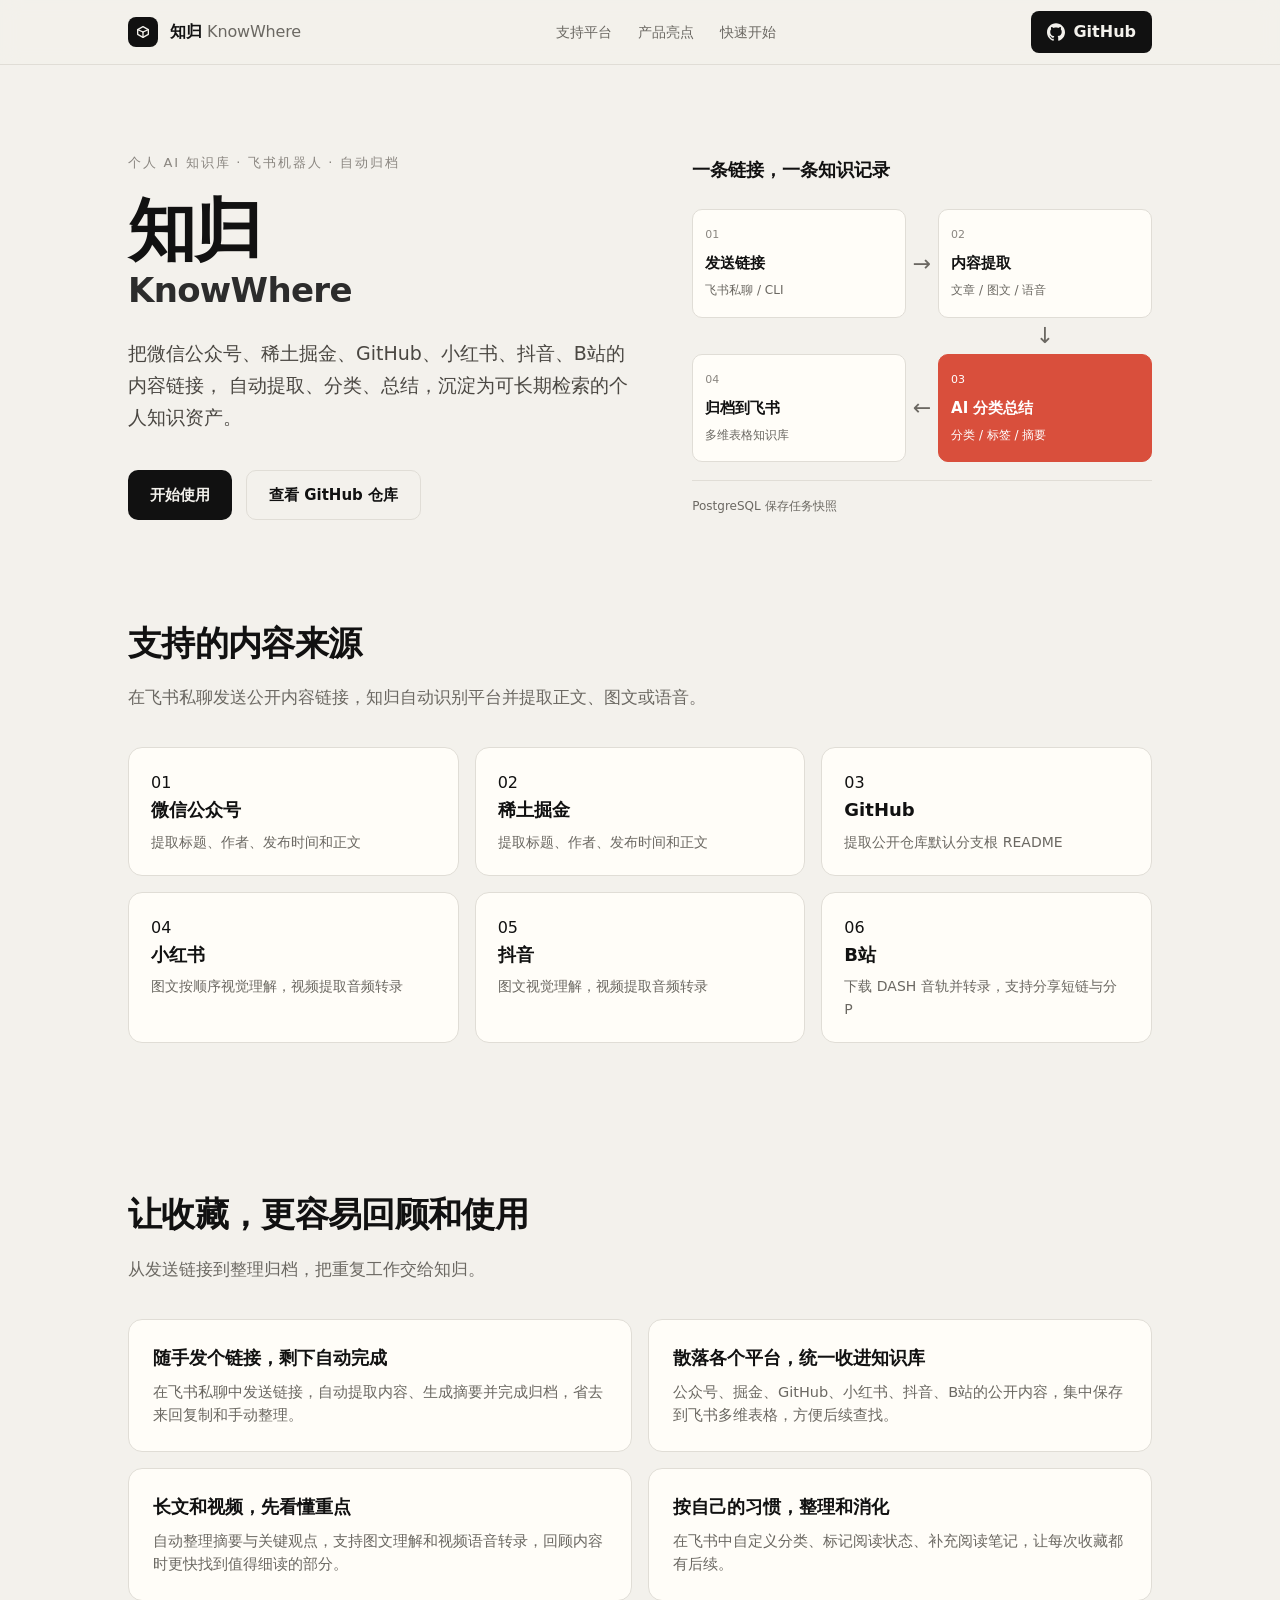
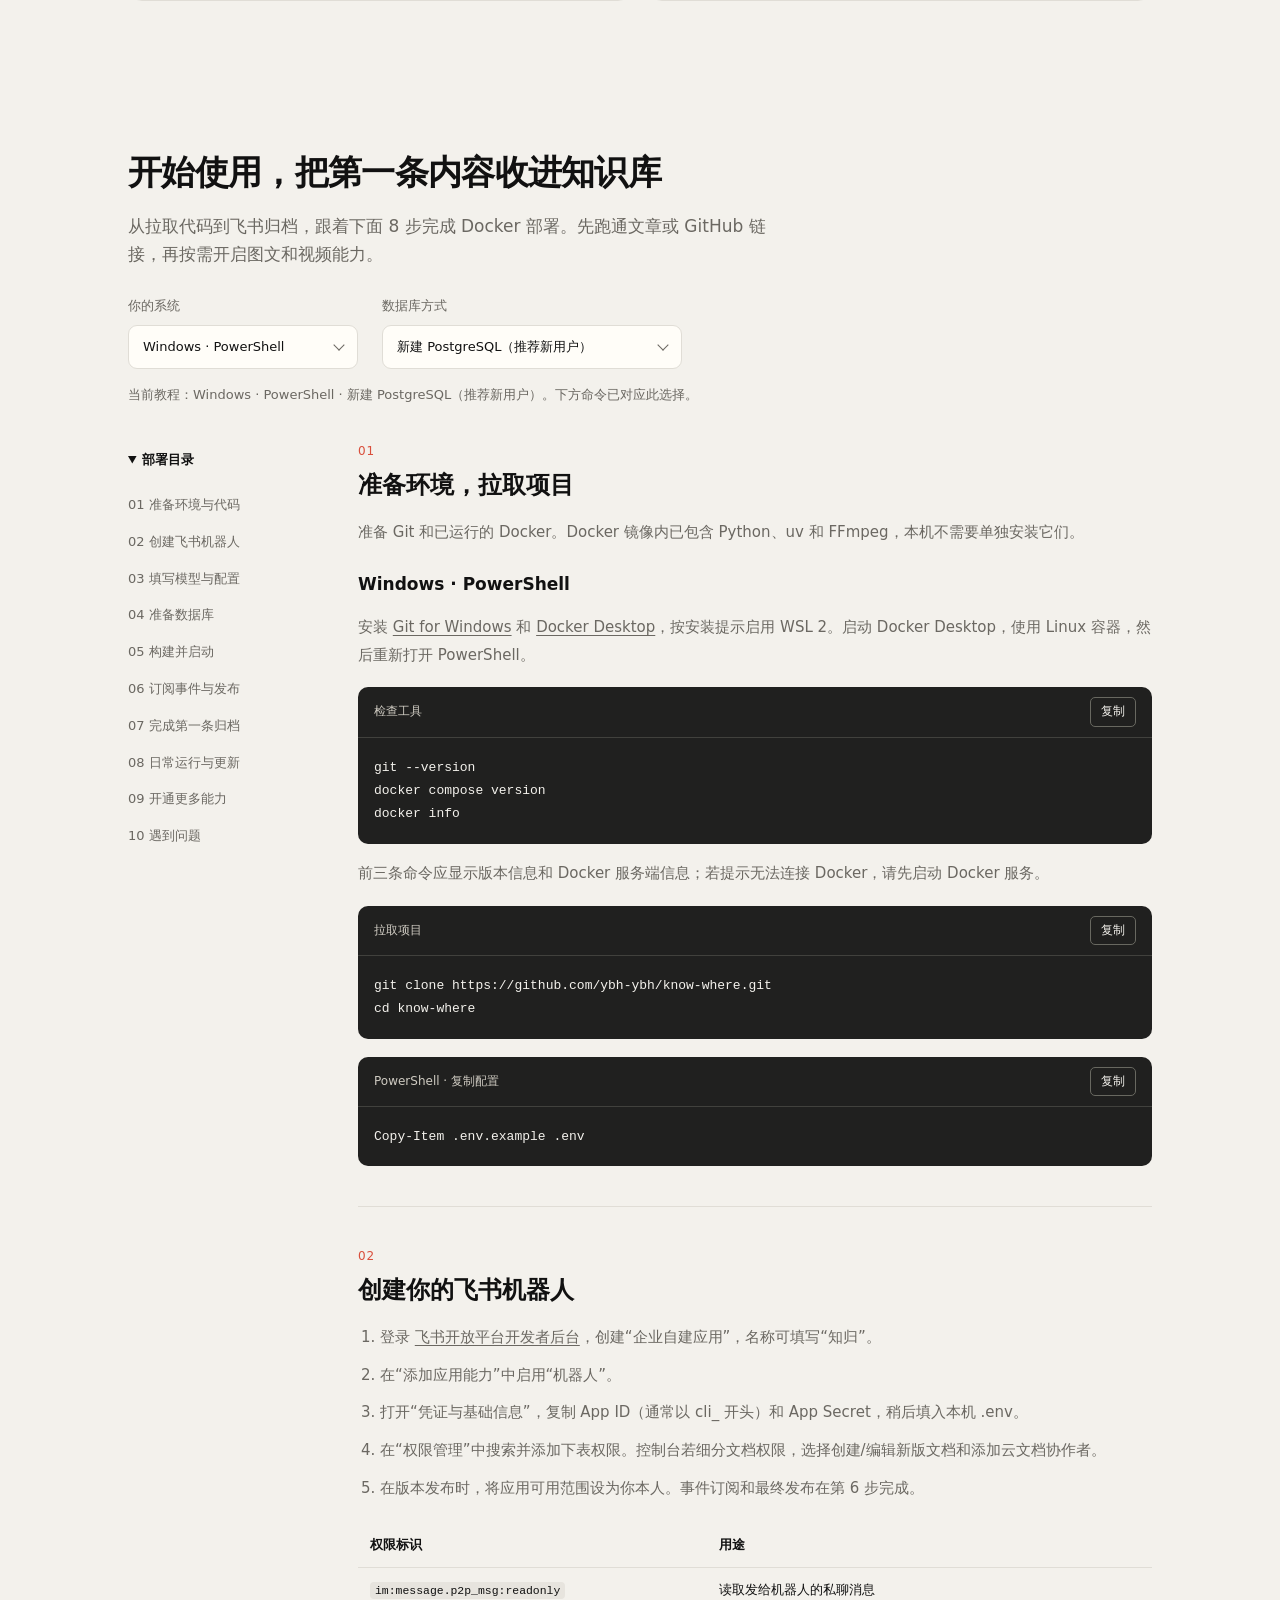
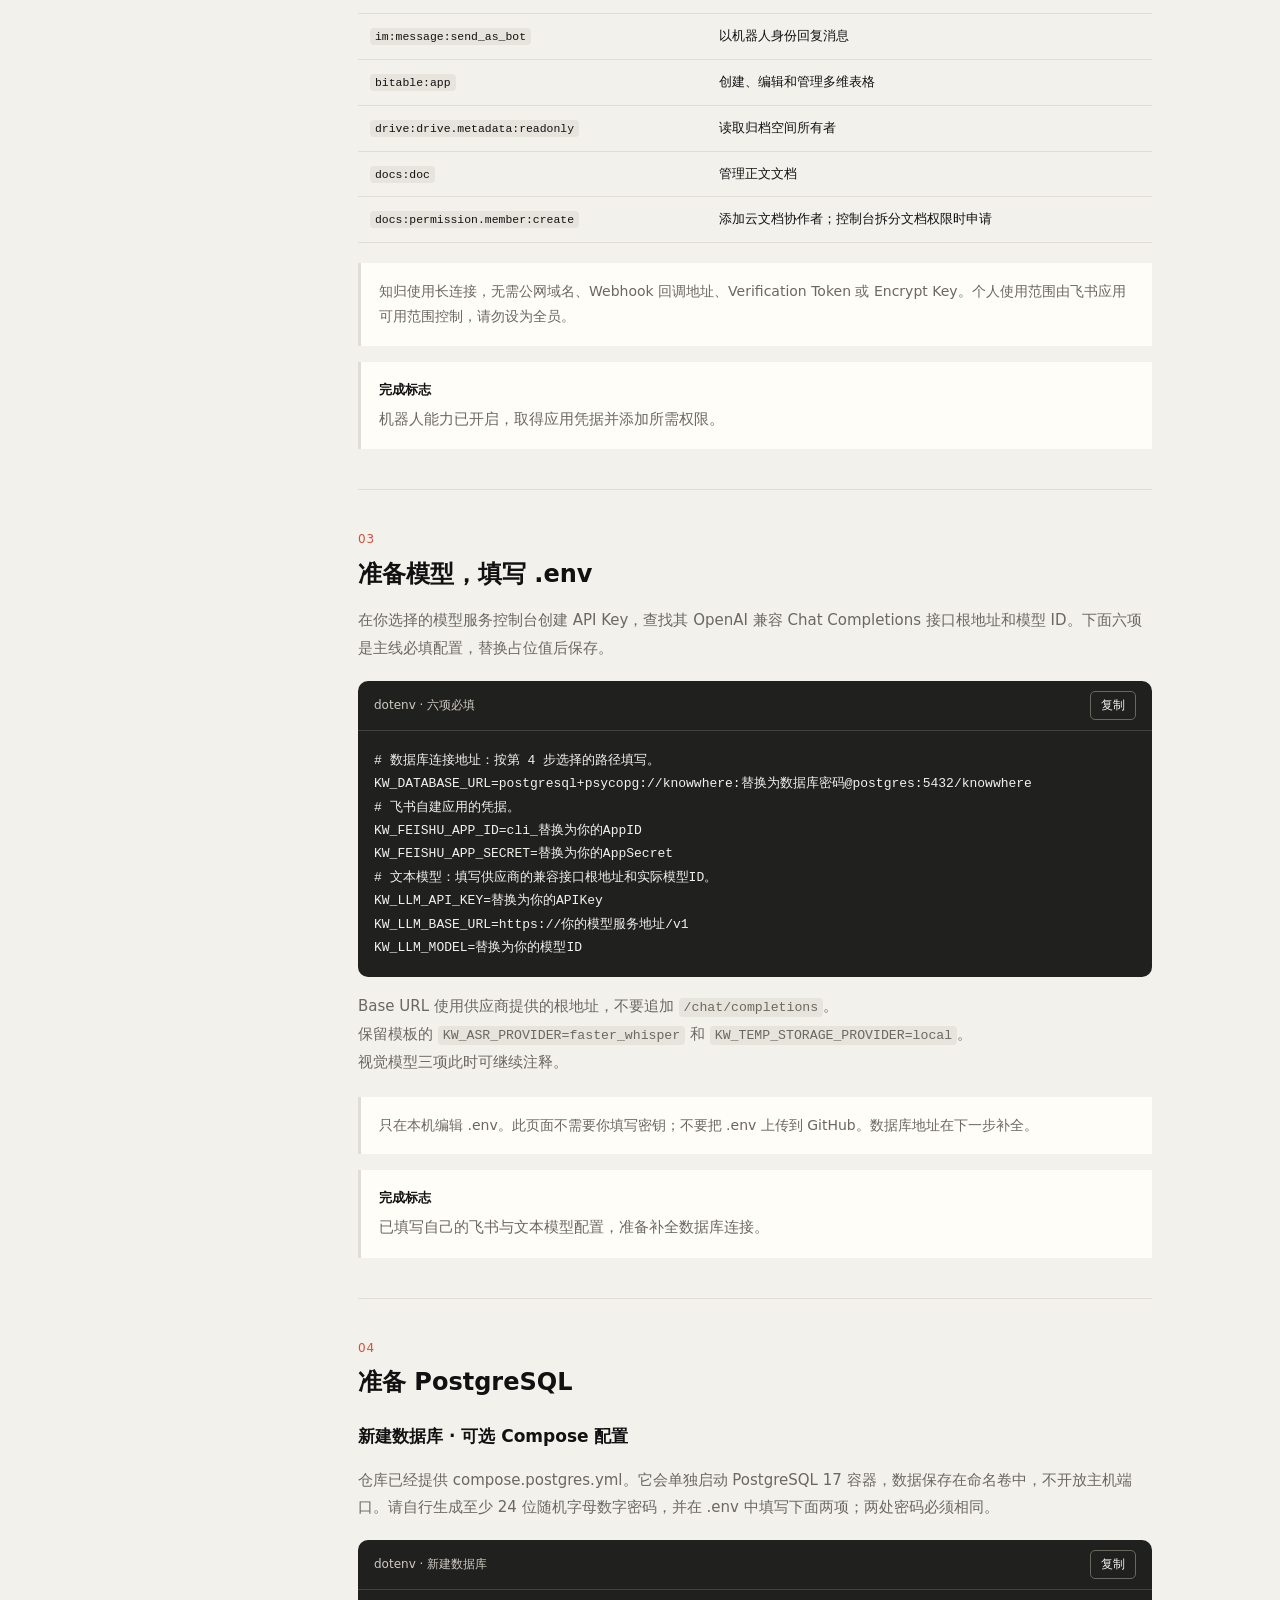
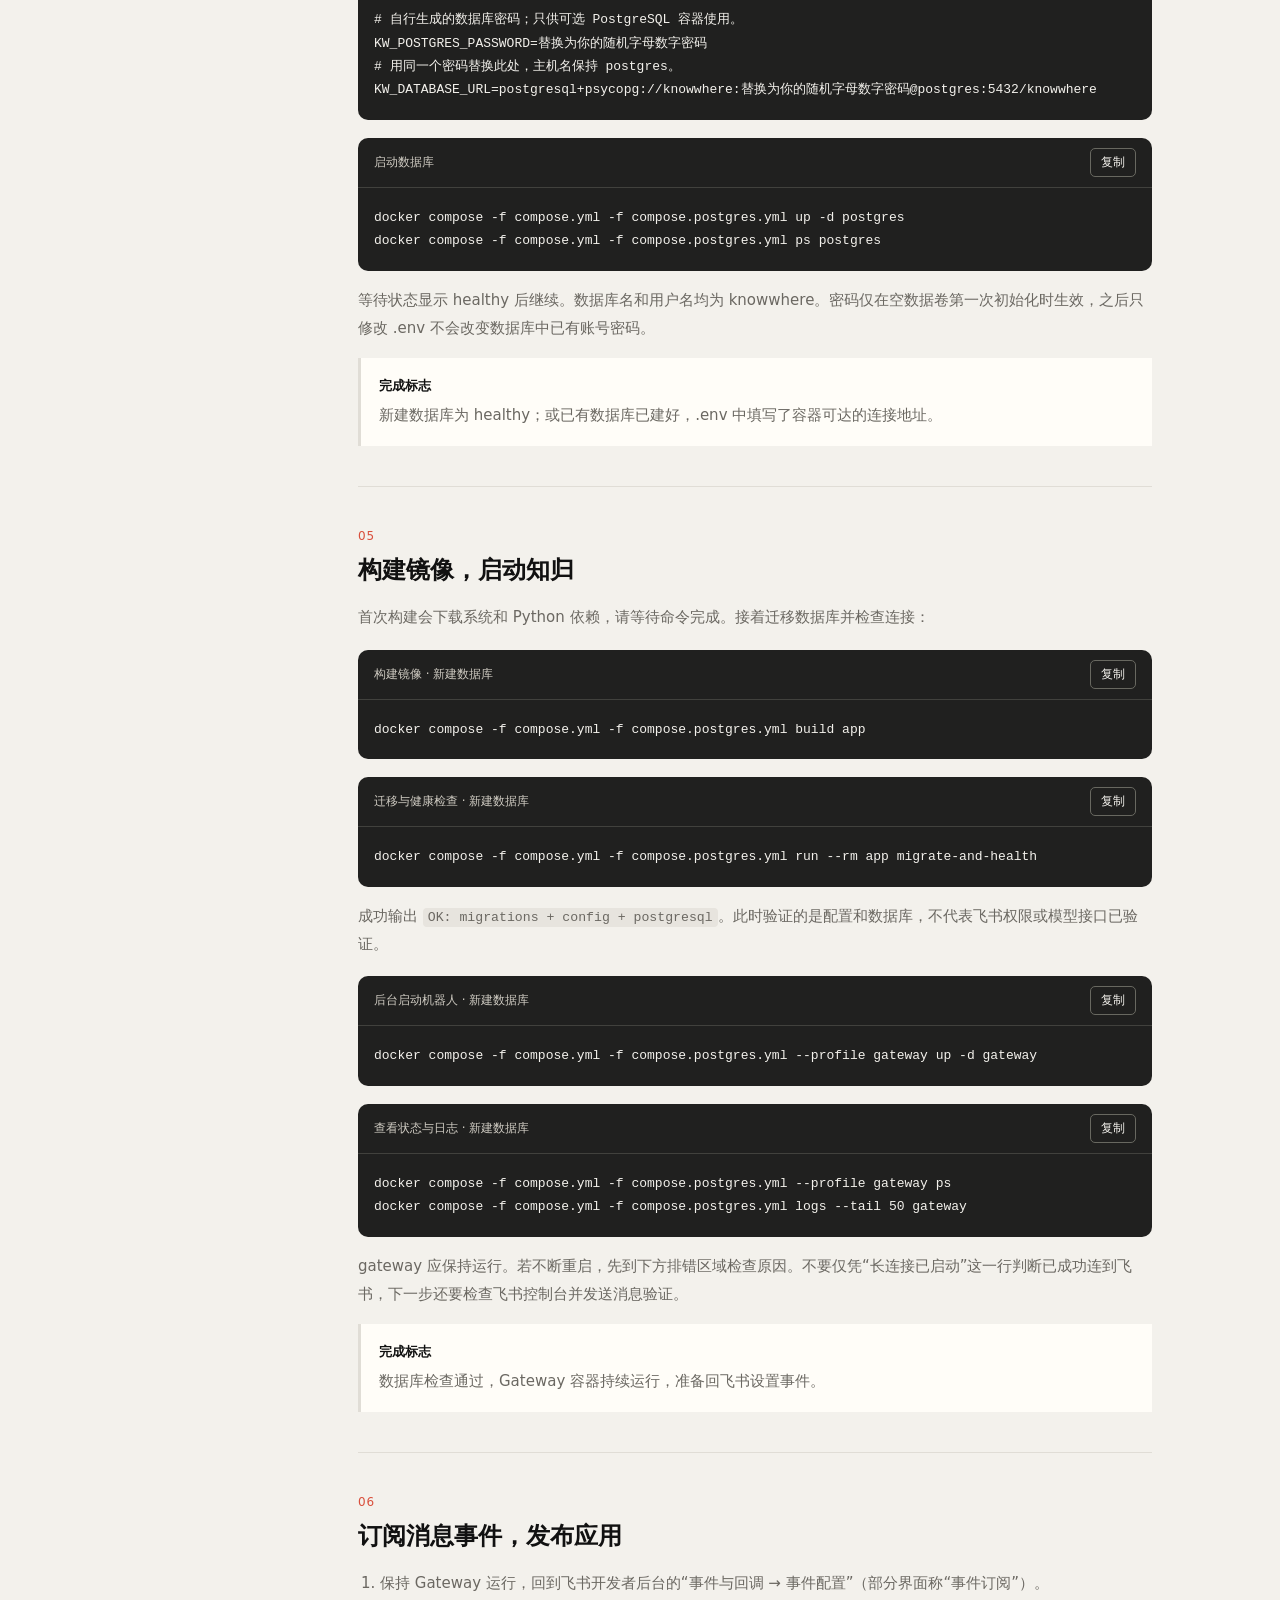
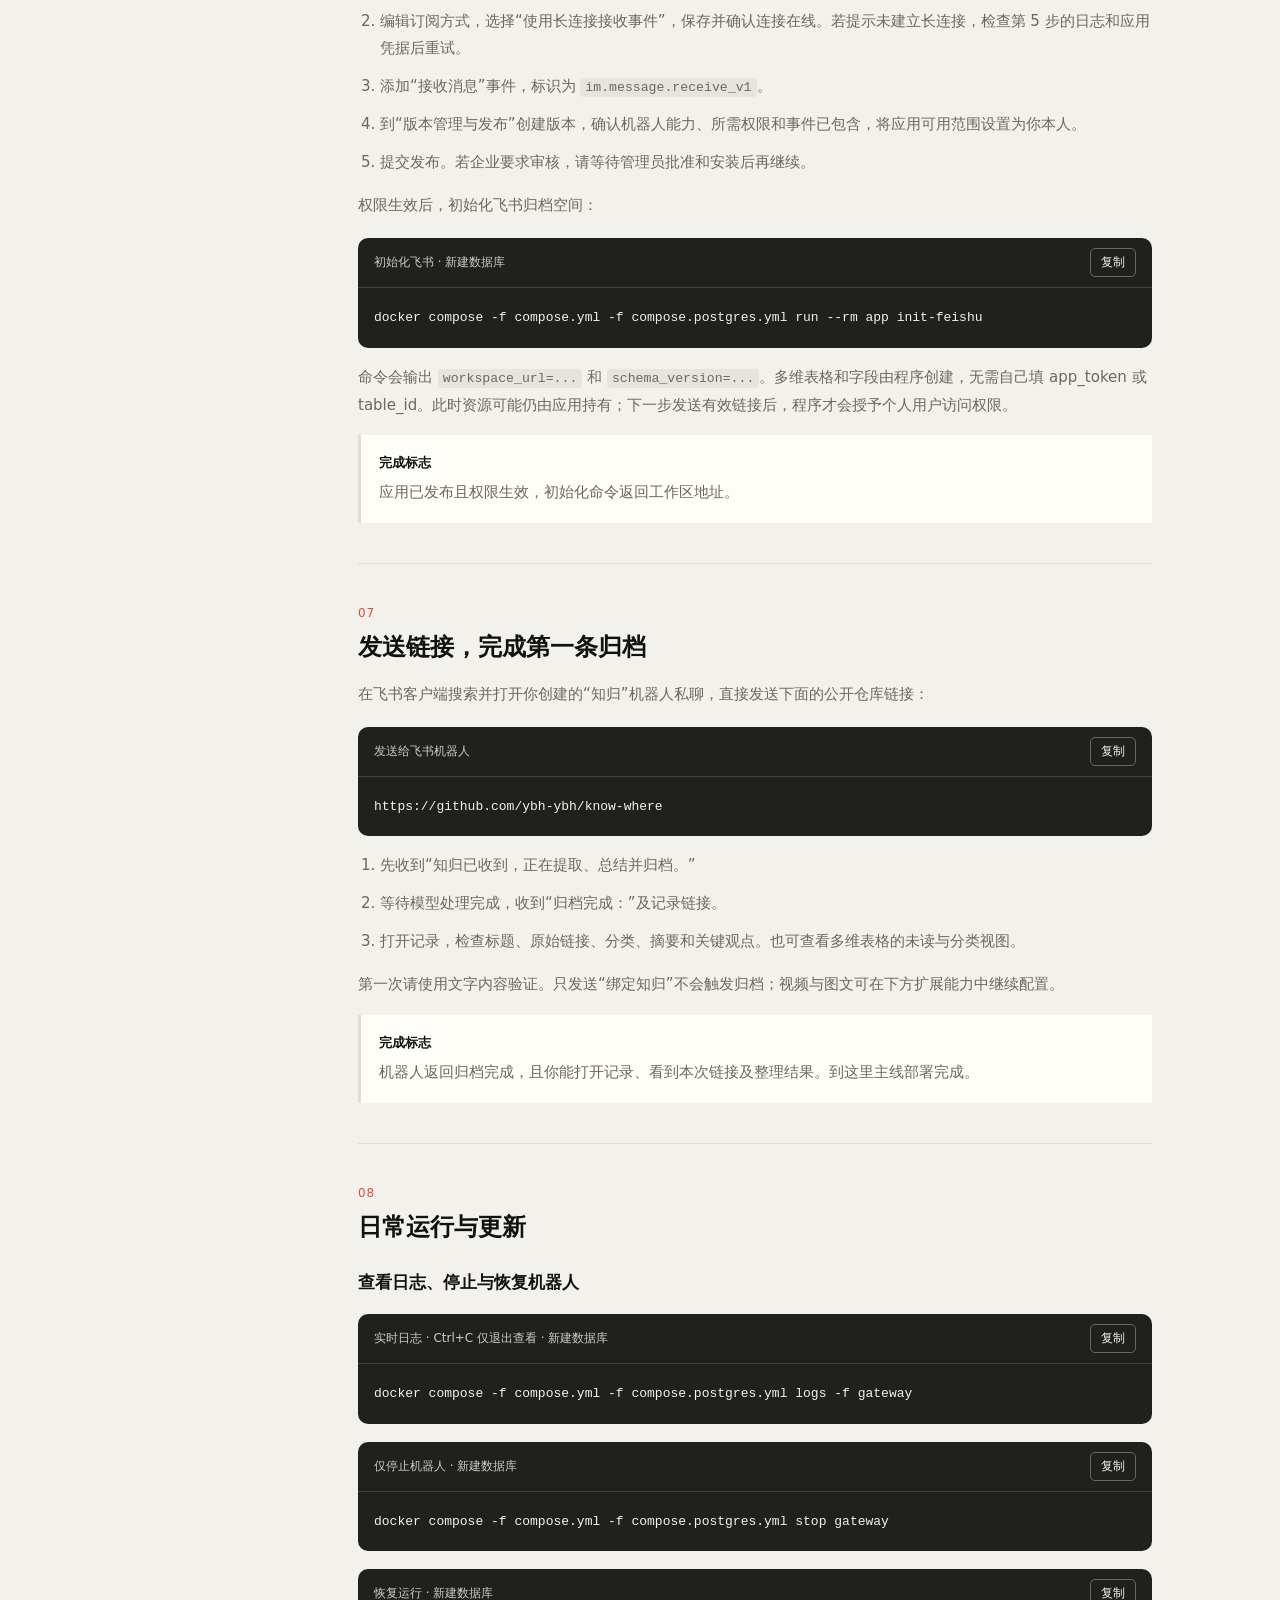
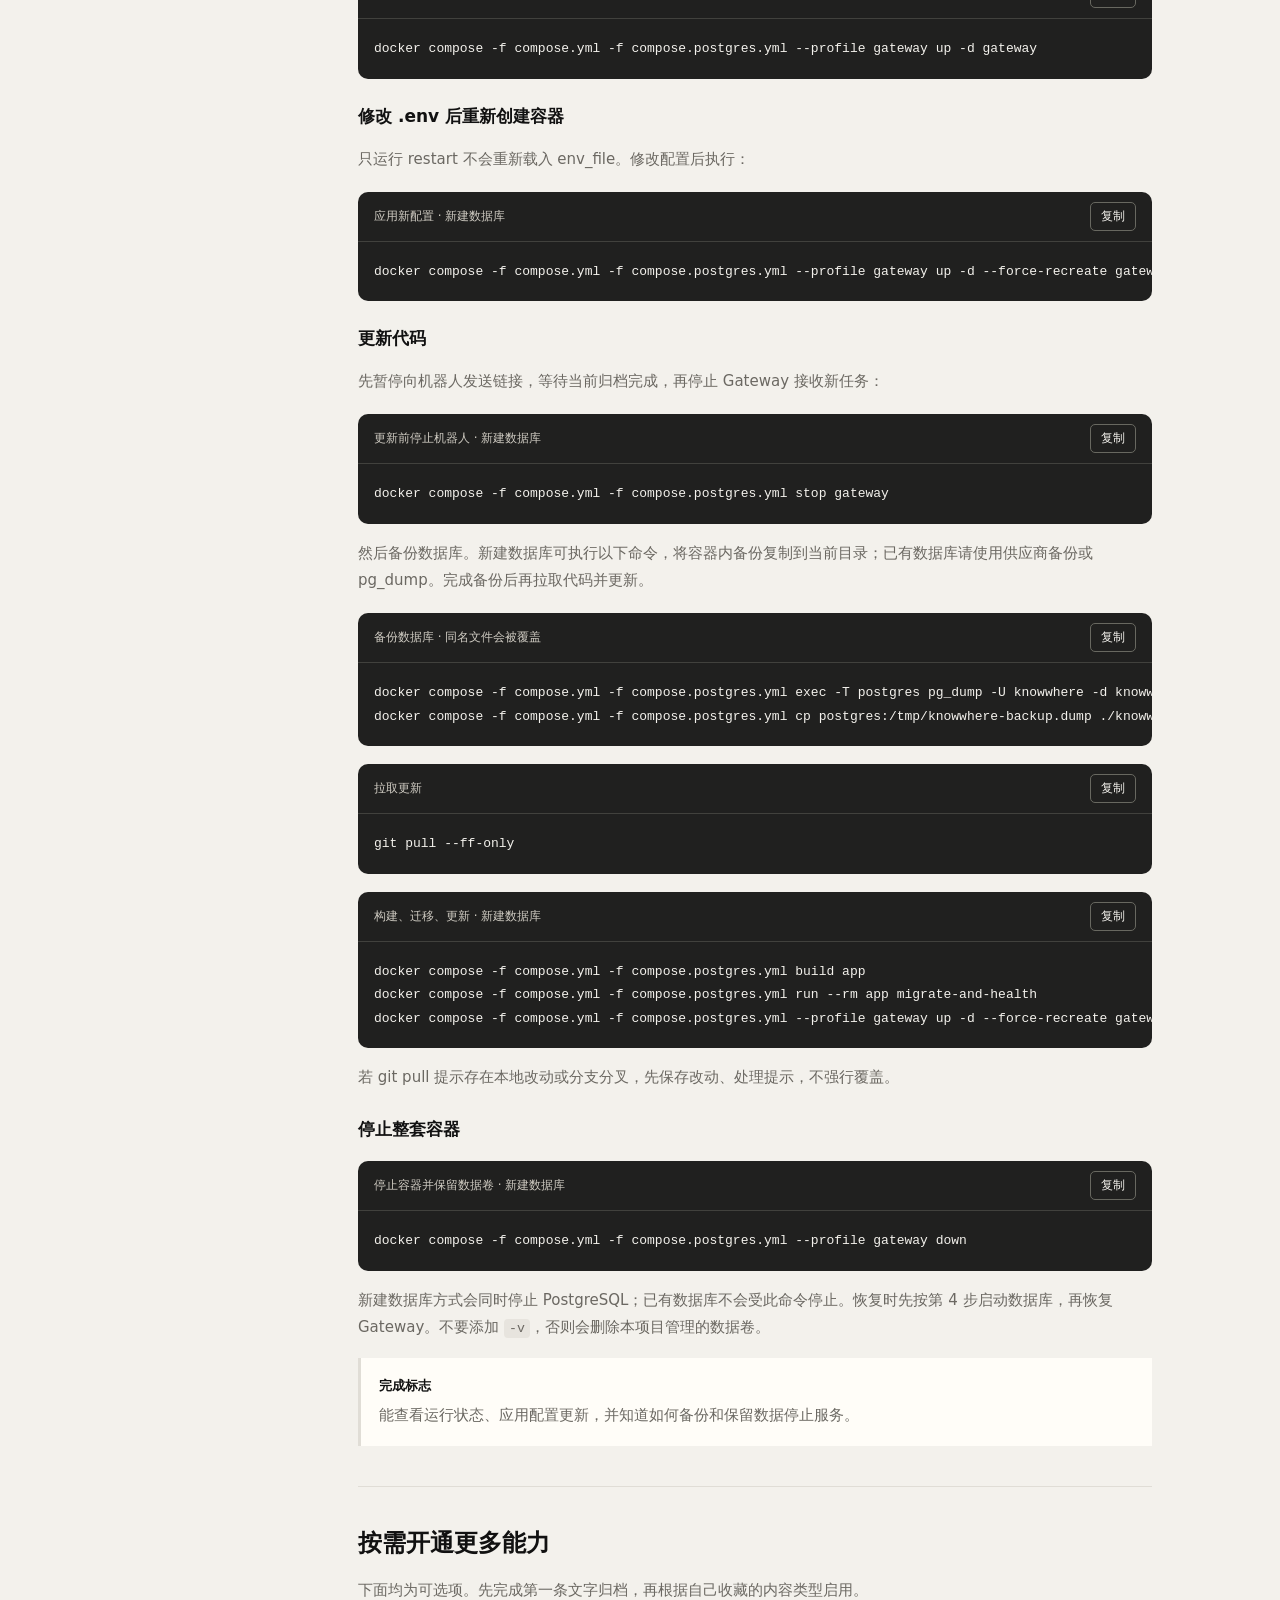
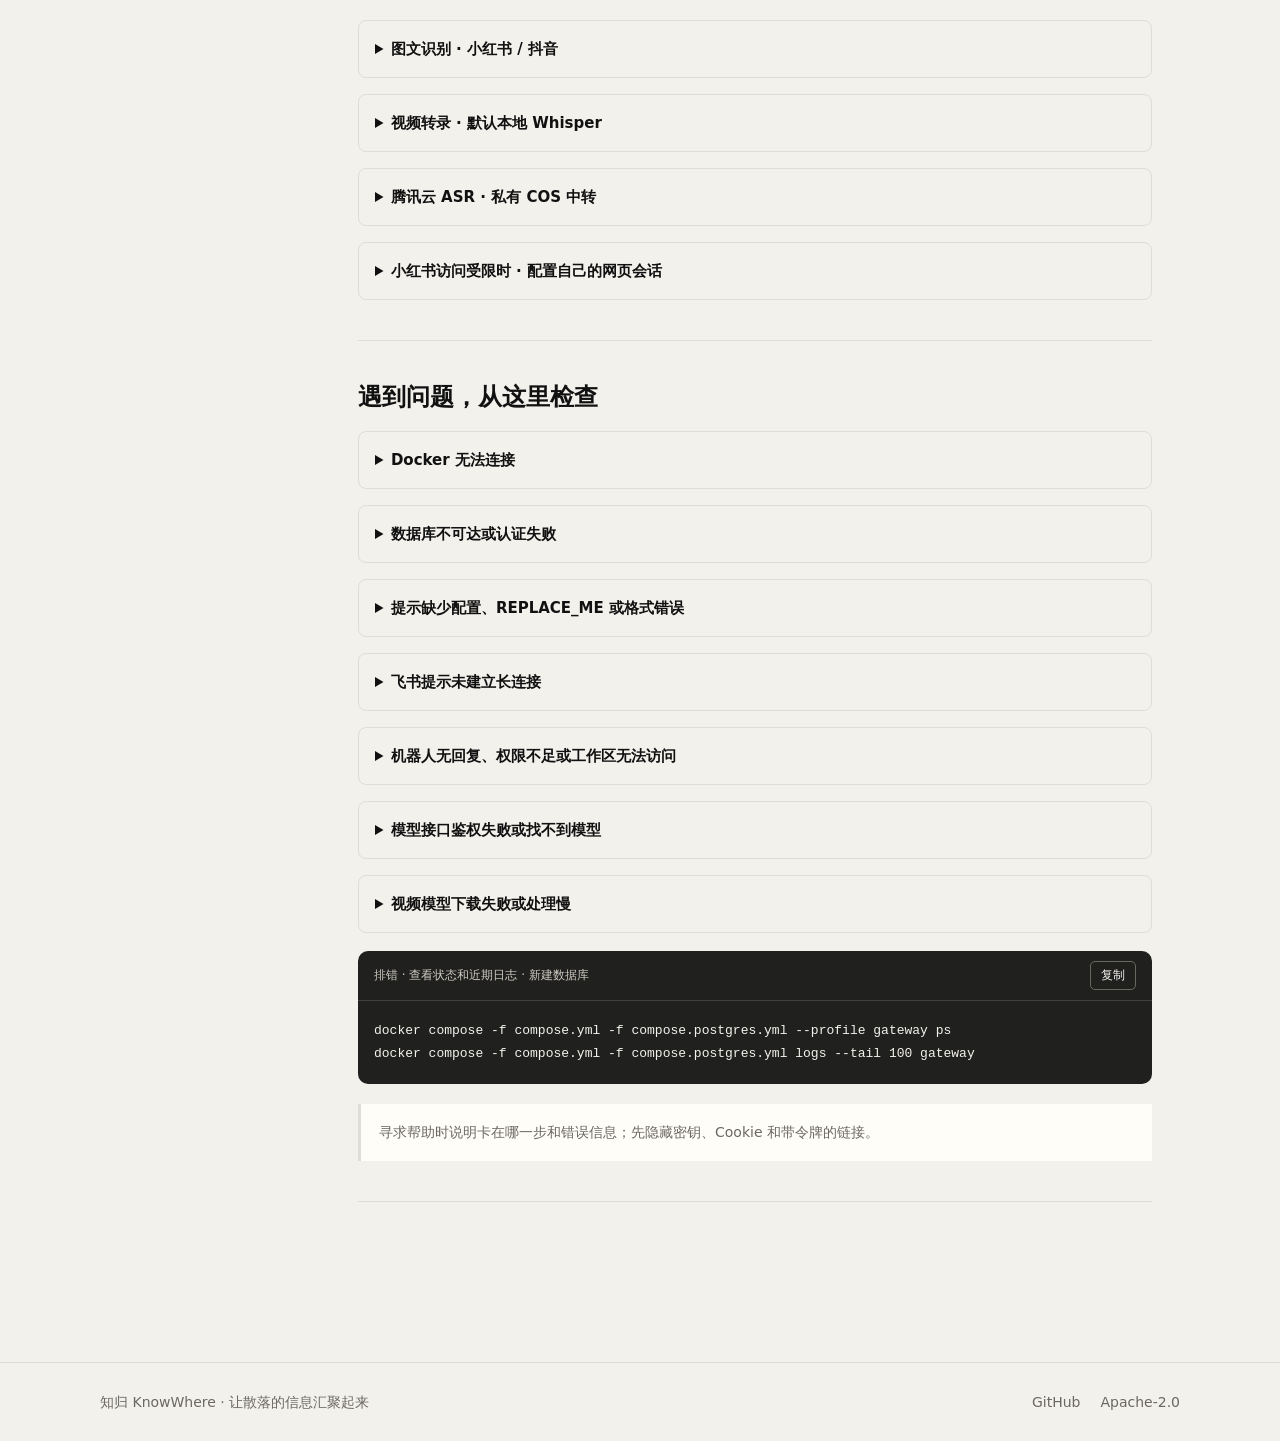
<file: docs/index.html>
<!DOCTYPE html>
<html lang="zh-CN">
<head>
  <meta charset="UTF-8">
  <meta name="viewport" content="width=device-width, initial-scale=1.0">
  <title>知归 KnowWhere · 个人 AI 知识归档工具</title>
  <meta name="description" content="知归（KnowWhere）是一个面向个人使用的 AI 知识归档工具。把内容链接发送给飞书机器人，自动完成内容提取、AI 分类与总结，沉淀到飞书多维表格。">
  <link rel="stylesheet" href="assets/getting-started.css">
  <script src="assets/getting-started.js" defer></script>
  <style>
    :root {
      --bg: #F3F1EC;
      --bg-deep: #E7E4DE;
      --ink: #111111;
      --ink-soft: #2C2C2C;
      --muted: #6B6862;
      --faint: #8A8680;
      --line: #E0DDD6;
      --accent: #D94F3C;
      --radius: 14px;
    }
    * { box-sizing: border-box; margin: 0; padding: 0; }
    html { scroll-behavior: smooth; }
    body {
      background: var(--bg);
      color: var(--ink);
      font-family: Inter, "PingFang SC", "Microsoft YaHei", system-ui, -apple-system, sans-serif;
      -webkit-font-smoothing: antialiased;
      line-height: 1.6;
    }
    a { color: inherit; text-decoration: none; }
    .wrap { max-width: 1080px; margin: 0 auto; padding: 0 28px; }

    header {
      position: sticky;
      top: 0;
      z-index: 10;
      background: rgba(243, 241, 236, 0.85);
      backdrop-filter: blur(10px);
      border-bottom: 1px solid var(--line);
    }
    .nav {
      display: flex;
      align-items: center;
      justify-content: space-between;
      height: 64px;
    }
    .brand { display: flex; align-items: center; gap: 12px; font-weight: 700; letter-spacing: -0.01em; }
    .logo-mark {
      width: 30px; height: 30px; border-radius: 8px; background: var(--ink);
      display: flex; align-items: center; justify-content: center;
    }
    .logo-mark svg { width: 16px; height: 16px; }
    .nav-links { display: flex; align-items: center; gap: 26px; font-size: 14px; color: var(--muted); }
    .nav-links a:hover { color: var(--ink); }
    .nav-cta {
      display: inline-flex; align-items: center; gap: 8px; flex-shrink: 0;
      padding: 8px 16px; border-radius: 8px; background: var(--ink); color: #F3F1EC;
      font-weight: 600; transition: background .15s;
    }
    .nav-cta svg { width: 18px; height: 18px; flex-shrink: 0; fill: currentColor; }
    .nav-cta:hover { background: var(--ink-soft); }

    .hero { padding: 88px 0 24px; }
    .hero-grid {
      display: grid;
      grid-template-columns: minmax(0, 1.05fr) minmax(0, 0.95fr);
      gap: 56px;
      align-items: center;
    }
    .eyebrow {
      font-size: 13px; font-weight: 500; letter-spacing: 0.14em;
      color: var(--faint); text-transform: uppercase; margin-bottom: 24px;
    }
    .hero-title { font-size: 68px; line-height: 0.96; font-weight: 800; letter-spacing: -0.03em; }
    .hero-sub { font-size: 34px; line-height: 1.05; font-weight: 600; letter-spacing: -0.02em; color: var(--ink-soft); margin-top: 10px; }
    .hero-tag { margin-top: 28px; font-size: 19px; line-height: 1.7; color: #4A4742; max-width: 540px; }
    .hero-actions { margin-top: 36px; display: flex; gap: 14px; flex-wrap: wrap; }
    .btn {
      display: inline-flex; align-items: center; gap: 8px;
      padding: 12px 22px; border-radius: 10px; font-weight: 600; font-size: 15px;
      transition: transform .12s, background .15s;
    }
    .btn:hover { transform: translateY(-1px); }
    .btn-primary { background: var(--ink); color: #F3F1EC; }
    .btn-primary:hover { background: var(--ink-soft); }
    .btn-ghost { border: 1px solid var(--line); background: transparent; color: var(--ink); }
    .btn-ghost:hover { border-color: var(--faint); }
    .hero-visual figcaption { font-size: 18px; font-weight: 700; }
    /* 按实际处理顺序排列节点，用折返连线适配首屏右栏。 */
    .hero-flow {
      display: grid;
      grid-template-columns: minmax(0, 1fr) 32px minmax(0, 1fr);
      grid-template-areas: "input next extract" ". . down" "archive back ai";
      grid-template-rows: auto 36px auto;
      list-style: none;
      margin-top: 24px;
    }
    .flow-node { position: relative; padding: 16px 12px; border: 1px solid var(--line); border-radius: 10px; background: #FFFDF8; }
    .flow-node strong { display: block; font-size: 15px; }
    .flow-node p { margin-top: 6px; font-size: 12px; color: var(--muted); }
    .flow-node .flow-index { display: block; margin-bottom: 8px; font-size: 11px; color: var(--faint); }
    .flow-input { grid-area: input; }
    .flow-extract { grid-area: extract; }
    .flow-ai { grid-area: ai; background: var(--accent); border-color: var(--accent); color: #fff; }
    .flow-ai p, .flow-ai .flow-index { color: #fff; }
    .flow-archive { grid-area: archive; }
    /* 箭头只作视觉连接，辅助阅读仍遵循列表中的处理顺序。 */
    .flow-input::after, .flow-extract::after, .flow-ai::after {
      position: absolute;
      display: grid;
      place-items: center;
      color: var(--muted);
      font-size: 22px;
    }
    .flow-input::after { content: "\2192" / ""; width: 32px; height: 100%; top: 0; right: -33px; }
    .flow-extract::after { content: "\2193" / ""; height: 36px; width: 100%; left: 0; bottom: -37px; }
    .flow-ai::after { content: "\2190" / ""; width: 32px; height: 100%; top: 0; left: -33px; }
    .flow-storage { margin-top: 18px; padding-top: 16px; border-top: 1px solid var(--line); font-size: 12px; color: var(--muted); }

    section { padding: 72px 0; }
    .section-label {
      font-size: 13px; font-weight: 600; letter-spacing: 0.12em; text-transform: uppercase;
      color: var(--faint); margin-bottom: 12px;
    }
    .section-title { font-size: 34px; font-weight: 700; letter-spacing: -0.02em; }
    .section-desc { margin-top: 14px; font-size: 17px; color: var(--muted); max-width: 640px; }

    .platforms {
      display: grid;
      grid-template-columns: repeat(3, 1fr);
      gap: 16px;
      margin-top: 36px;
    }
    .card {
      background: #FFFDF8;
      border: 1px solid var(--line);
      border-radius: var(--radius);
      padding: 22px;
    }
    .card.num { font-size: 12px; color: var(--faint); letter-spacing: 0.05em; margin-bottom: 8px; }
    .card h3 { font-size: 18px; font-weight: 700; }
    .card p { margin-top: 6px; font-size: 14px; color: var(--muted); }

    #features .section-title { text-wrap: balance; }
    .features { display: grid; grid-template-columns: repeat(2, 1fr); gap: 16px; margin-top: 36px; }
    .feature { border: 1px solid var(--line); border-radius: var(--radius); padding: 24px; background: #FFFDF8; }
    .feature h3 { font-size: 18px; font-weight: 700; }
    .feature p { margin-top: 8px; font-size: 14.5px; color: var(--muted); }
    .features-note { margin-top: 24px; font-size: 14px; line-height: 1.8; color: var(--muted); }

    footer { border-top: 1px solid var(--line); margin-top: 24px; }
    .footer { display: flex; align-items: center; justify-content: space-between; padding: 28px 0; font-size: 14px; color: var(--muted); flex-wrap: wrap; gap: 12px; }
    .footer .links { display: flex; gap: 20px; }
    .footer .links a:hover { color: var(--ink); }

    @media (max-width: 860px) {
      .hero-grid { grid-template-columns: 1fr; }
      .hero-title { font-size: 52px; }
      .platforms, .features { grid-template-columns: 1fr 1fr; }
    }
    @media (max-width: 560px) {
      .platforms, .features { grid-template-columns: 1fr; }
      .hero-title { font-size: 42px; }
      .hero-sub { font-size: 26px; }
      .nav-links { display: none; }
      .flow-node { padding: 14px 10px; }
    }
  </style>
</head>
<body>
  <header>
    <div class="wrap nav">
      <div class="brand">
        <span class="logo-mark">
          <svg viewBox="0 0 24 24" fill="none" xmlns="http://www.w3.org/2000/svg">
            <path d="M12 4L20 8.5V15.5L12 20L4 15.5V8.5L12 4Z" stroke="#F3F1EC" stroke-width="2" stroke-linejoin="round"/>
            <path d="M12 12V20" stroke="#F3F1EC" stroke-width="2" stroke-linecap="round"/>
            <path d="M12 12L20 8.5" stroke="#F3F1EC" stroke-width="2" stroke-linecap="round"/>
            <path d="M12 12L4 8.5" stroke="#F3F1EC" stroke-width="2" stroke-linecap="round"/>
          </svg>
        </span>
        <span>知归 <span style="font-weight:500;color:var(--muted)">KnowWhere</span></span>
      </div>
      <nav class="nav-links">
        <a href="#platforms">支持平台</a>
        <a href="#features">产品亮点</a>
        <a href="#quickstart">快速开始</a>
      </nav>
      <a class="nav-cta" href="https://github.com/ybh-ybh" target="_blank" rel="noopener" aria-label="作者的 GitHub 个人主页">
        <svg viewBox="0 0 24 24" aria-hidden="true" focusable="false">
          <path d="M12 .297C5.37.297 0 5.67 0 12.297c0 5.303 3.438 9.8 8.205 11.385.6.113.82-.258.82-.577 0-.285-.01-1.04-.015-2.04-3.338.724-4.043-1.61-4.043-1.61-.546-1.387-1.333-1.756-1.333-1.756-1.09-.745.083-.73.083-.73 1.205.084 1.838 1.237 1.838 1.237 1.07 1.835 2.807 1.305 3.492.998.108-.776.418-1.305.762-1.605-2.665-.3-5.467-1.334-5.467-5.93 0-1.31.467-2.38 1.235-3.22-.135-.303-.54-1.523.105-3.176 0 0 1.005-.322 3.3 1.23.96-.267 1.98-.4 3-.405 1.02.005 2.04.138 3 .405 2.28-1.552 3.285-1.23 3.285-1.23.645 1.653.24 2.873.12 3.176.765.84 1.23 1.91 1.23 3.22 0 4.61-2.805 5.625-5.475 5.92.42.36.81 1.096.81 2.22 0 1.606-.015 2.896-.015 3.286 0 .315.21.69.825.57C20.565 22.092 24 17.592 24 12.297c0-6.627-5.373-12-12-12"/>
        </svg>
        <span>GitHub</span>
      </a>
    </div>
  </header>

  <div class="wrap">
    <section class="hero">
      <div class="hero-grid">
        <div class="hero-left">
          <div class="eyebrow">个人 AI 知识库 · 飞书机器人 · 自动归档</div>
          <div class="hero-title">知归</div>
          <div class="hero-sub">KnowWhere</div>
          <p class="hero-tag">
            把微信公众号、稀土掘金、GitHub、小红书、抖音、B站的内容链接，
            自动提取、分类、总结，沉淀为可长期检索的个人知识资产。
          </p>
          <div class="hero-actions">
            <a class="btn btn-primary" href="#quickstart">开始使用</a>
            <a class="btn btn-ghost" href="https://github.com/ybh-ybh/know-where" target="_blank" rel="noopener">查看 GitHub 仓库</a>
          </div>
        </div>
        <figure class="hero-visual">
          <figcaption>一条链接，一条知识记录</figcaption>
          <ol class="hero-flow" aria-label="内容归档流程">
            <li class="flow-node flow-input">
              <span class="flow-index">01</span>
              <strong>发送链接</strong>
              <p>飞书私聊 / CLI</p>
            </li>
            <li class="flow-node flow-extract">
              <span class="flow-index">02</span>
              <strong>内容提取</strong>
              <p>文章 / 图文 / 语音</p>
            </li>
            <li class="flow-node flow-ai">
              <span class="flow-index">03</span>
              <strong>AI 分类总结</strong>
              <p>分类 / 标签 / 摘要</p>
            </li>
            <li class="flow-node flow-archive">
              <span class="flow-index">04</span>
              <strong>归档到飞书</strong>
              <p>多维表格知识库</p>
            </li>
          </ol>
          <p class="flow-storage">PostgreSQL 保存任务快照</p>
        </figure>
      </div>
    </section>

    <section id="platforms">
      <h2 class="section-title">支持的内容来源</h2>
      <p class="section-desc">在飞书私聊发送公开内容链接，知归自动识别平台并提取正文、图文或语音。</p>
      <div class="platforms">
        <div class="card"><div class="num">01</div><h3>微信公众号</h3><p>提取标题、作者、发布时间和正文</p></div>
        <div class="card"><div class="num">02</div><h3>稀土掘金</h3><p>提取标题、作者、发布时间和正文</p></div>
        <div class="card"><div class="num">03</div><h3>GitHub</h3><p>提取公开仓库默认分支根 README</p></div>
        <div class="card"><div class="num">04</div><h3>小红书</h3><p>图文按顺序视觉理解，视频提取音频转录</p></div>
        <div class="card"><div class="num">05</div><h3>抖音</h3><p>图文视觉理解，视频提取音频转录</p></div>
        <div class="card"><div class="num">06</div><h3>B站</h3><p>下载 DASH 音轨并转录，支持分享短链与分 P</p></div>
      </div>
    </section>

    <section id="features">
      <h2 class="section-title">让收藏，更容易回顾和使用</h2>
      <p class="section-desc">从发送链接到整理归档，把重复工作交给知归。</p>
      <div class="features">
        <div class="feature">
          <h3>随手发个链接，剩下自动完成</h3>
          <p>在飞书私聊中发送链接，自动提取内容、生成摘要并完成归档，省去来回复制和手动整理。</p>
        </div>
        <div class="feature">
          <h3>散落各个平台，统一收进知识库</h3>
          <p>公众号、掘金、GitHub、小红书、抖音、B站的公开内容，集中保存到飞书多维表格，方便后续查找。</p>
        </div>
        <div class="feature">
          <h3>长文和视频，先看懂重点</h3>
          <p>自动整理摘要与关键观点，支持图文理解和视频语音转录，回顾内容时更快找到值得细读的部分。</p>
        </div>
        <div class="feature">
          <h3>按自己的习惯，整理和消化</h3>
          <p>在飞书中自定义分类、标记阅读状态、补充阅读笔记，让每次收藏都有后续。</p>
        </div>
      </div>
    </section>

    <section id="quickstart" class="guide">
      <h2 class="section-title">开始使用，把第一条内容收进知识库</h2>
      <p class="section-desc">从拉取代码到飞书归档，跟着下面 8 步完成 Docker 部署。先跑通文章或 GitHub 链接，再按需开启图文和视频能力。</p>
      <div class="guide-controls">
        <div class="guide-field"><span id="guide-os-label">你的系统</span><select id="guide-os" aria-labelledby="guide-os-label"><option value="windows">Windows · PowerShell</option><option value="macos">macOS · 终端</option><option value="linux">Linux · 终端</option></select></div>
        <div class="guide-field guide-field-db"><span id="guide-db-label">数据库方式</span><select id="guide-db" aria-labelledby="guide-db-label"><option value="new">新建 PostgreSQL（推荐新用户）</option><option value="existing">使用已有 PostgreSQL</option></select></div>
      </div>
      <noscript><p class="guide-note">当前未启用 JavaScript。下方会同时展示各系统和数据库方式的命令，请只执行与你的情况对应的一组。</p></noscript>
      <p class="guide-selection" id="guide-selection" aria-live="polite"></p>
      <div class="guide-layout"><details class="guide-toc" open><summary>部署目录</summary><nav aria-label="部署教程步骤">
<a href="#setup-code">01 准备环境与代码</a><a href="#setup-feishu">02 创建飞书机器人</a><a href="#setup-config">03 填写模型与配置</a><a href="#setup-database">04 准备数据库</a><a href="#setup-start">05 构建并启动</a><a href="#setup-publish">06 订阅事件与发布</a><a href="#setup-first">07 完成第一条归档</a><a href="#setup-maintain">08 日常运行与更新</a><a href="#setup-extra">09 开通更多能力</a><a href="#setup-help">10 遇到问题</a>
</nav></details><div class="guide-content">
<article class="guide-step" id="setup-code"><div class="guide-step-number">01</div><h3>准备环境，拉取项目</h3><p>准备 Git 和已运行的 Docker。Docker 镜像内已包含 Python、uv 和 FFmpeg，本机不需要单独安装它们。</p>
<div data-os="windows"><h4>Windows · PowerShell</h4><p>安装 <a href="https://git-scm.com/downloads/win" target="_blank" rel="noopener">Git for Windows</a> 和 <a href="https://docs.docker.com/desktop/setup/install/windows-install/" target="_blank" rel="noopener">Docker Desktop</a>，按安装提示启用 WSL 2。启动 Docker Desktop，使用 Linux 容器，然后重新打开 PowerShell。</p></div>
<div data-os="macos"><h4>macOS · 终端</h4><p>安装 <a href="https://git-scm.com/downloads/mac" target="_blank" rel="noopener">Git</a> 和 <a href="https://docs.docker.com/desktop/setup/install/mac-install/" target="_blank" rel="noopener">Docker Desktop</a>，按芯片类型选择安装包。启动 Docker Desktop，再打开终端。</p></div>
<div data-os="linux"><h4>Linux · 终端</h4><p>通过发行版包管理器安装 Git，再按 <a href="https://docs.docker.com/engine/install/" target="_blank" rel="noopener">Docker Engine 安装指南</a>及 <a href="https://docs.docker.com/compose/install/linux/" target="_blank" rel="noopener">Compose 插件指南</a>完成安装并启动 Docker 服务。确认当前账号能运行 Docker 后再继续。</p></div><div class="guide-code" ><div class="guide-code-head"><span>检查工具</span><button type="button" class="guide-copy" aria-label="复制检查工具">复制</button></div><pre tabindex="0"><code>git --version
docker compose version
docker info</code></pre></div><p>前三条命令应显示版本信息和 Docker 服务端信息；若提示无法连接 Docker，请先启动 Docker 服务。</p><div class="guide-code" ><div class="guide-code-head"><span>拉取项目</span><button type="button" class="guide-copy" aria-label="复制拉取项目">复制</button></div><pre tabindex="0"><code>git clone https://github.com/ybh-ybh/know-where.git
cd know-where</code></pre></div><div class="guide-code" data-os="windows"><div class="guide-code-head"><span>PowerShell · 复制配置</span><button type="button" class="guide-copy" aria-label="复制PowerShell · 复制配置">复制</button></div><pre tabindex="0"><code>Copy-Item .env.example .env</code></pre></div><div class="guide-code" data-os="unix"><div class="guide-code-head"><span>macOS / Linux · 复制配置</span><button type="button" class="guide-copy" aria-label="复制macOS / Linux · 复制配置">复制</button></div><pre tabindex="0"><code>cp .env.example .env</code></pre></div></article>
<article class="guide-step" id="setup-feishu"><div class="guide-step-number">02</div><h3>创建你的飞书机器人</h3><ol><li>登录 <a href="https://open.feishu.cn/app" target="_blank" rel="noopener">飞书开放平台开发者后台</a>，创建“企业自建应用”，名称可填写“知归”。</li><li>在“添加应用能力”中启用“机器人”。</li><li>打开“凭证与基础信息”，复制 App ID（通常以 cli_ 开头）和 App Secret，稍后填入本机 .env。</li><li>在“权限管理”中搜索并添加下表权限。控制台若细分文档权限，选择创建/编辑新版文档和添加云文档协作者。</li><li>在版本发布时，将应用可用范围设为你本人。事件订阅和最终发布在第 6 步完成。</li></ol><div class="guide-table"><table><thead><tr><th>权限标识</th><th>用途</th></tr></thead><tbody><tr><td><code>im:message.p2p_msg:readonly</code></td><td>读取发给机器人的私聊消息</td></tr><tr><td><code>im:message:send_as_bot</code></td><td>以机器人身份回复消息</td></tr><tr><td><code>bitable:app</code></td><td>创建、编辑和管理多维表格</td></tr><tr><td><code>drive:drive.metadata:readonly</code></td><td>读取归档空间所有者</td></tr><tr><td><code>docs:doc</code></td><td>管理正文文档</td></tr><tr><td><code>docs:permission.member:create</code></td><td>添加云文档协作者；控制台拆分文档权限时申请</td></tr></tbody></table></div><p class="guide-note">知归使用长连接，无需公网域名、Webhook 回调地址、Verification Token 或 Encrypt Key。个人使用范围由飞书应用可用范围控制，请勿设为全员。</p><p class="guide-success"><strong>完成标志</strong> 机器人能力已开启，取得应用凭据并添加所需权限。</p></article>
<article class="guide-step" id="setup-config"><div class="guide-step-number">03</div><h3>准备模型，填写 .env</h3><p>在你选择的模型服务控制台创建 API Key，查找其 OpenAI 兼容 Chat Completions 接口根地址和模型 ID。下面六项是主线必填配置，替换占位值后保存。</p><div class="guide-code" ><div class="guide-code-head"><span>dotenv · 六项必填</span><button type="button" class="guide-copy" aria-label="复制dotenv · 六项必填">复制</button></div><pre tabindex="0"><code># 数据库连接地址：按第 4 步选择的路径填写。
KW_DATABASE_URL=postgresql+psycopg://knowwhere:替换为数据库密码@postgres:5432/knowwhere
# 飞书自建应用的凭据。
KW_FEISHU_APP_ID=cli_替换为你的AppID
KW_FEISHU_APP_SECRET=替换为你的AppSecret
# 文本模型：填写供应商的兼容接口根地址和实际模型ID。
KW_LLM_API_KEY=替换为你的APIKey
KW_LLM_BASE_URL=https://你的模型服务地址/v1
KW_LLM_MODEL=替换为你的模型ID</code></pre></div><p>Base URL 使用供应商提供的根地址，不要追加 <code>/chat/completions</code>。<br>
保留模板的 <code>KW_ASR_PROVIDER=faster_whisper</code> 和 <code>KW_TEMP_STORAGE_PROVIDER=local</code>。<br>
视觉模型三项此时可继续注释。</p><p class="guide-note">只在本机编辑 .env。此页面不需要你填写密钥；不要把 .env 上传到 GitHub。数据库地址在下一步补全。</p><p class="guide-success"><strong>完成标志</strong> 已填写自己的飞书与文本模型配置，准备补全数据库连接。</p></article>
<article class="guide-step" id="setup-database"><div class="guide-step-number">04</div><h3>准备 PostgreSQL</h3><div data-db="new"><h4>新建数据库 · 可选 Compose 配置</h4><p>仓库已经提供 compose.postgres.yml。它会单独启动 PostgreSQL 17 容器，数据保存在命名卷中，不开放主机端口。请自行生成至少 24 位随机字母数字密码，并在 .env 中填写下面两项；两处密码必须相同。</p><div class="guide-code" ><div class="guide-code-head"><span>dotenv · 新建数据库</span><button type="button" class="guide-copy" aria-label="复制dotenv · 新建数据库">复制</button></div><pre tabindex="0"><code># 自行生成的数据库密码；只供可选 PostgreSQL 容器使用。
KW_POSTGRES_PASSWORD=替换为你的随机字母数字密码
# 用同一个密码替换此处，主机名保持 postgres。
KW_DATABASE_URL=postgresql+psycopg://knowwhere:替换为你的随机字母数字密码@postgres:5432/knowwhere</code></pre></div><div class="guide-code" ><div class="guide-code-head"><span>启动数据库</span><button type="button" class="guide-copy" aria-label="复制启动数据库">复制</button></div><pre tabindex="0"><code>docker compose -f compose.yml -f compose.postgres.yml up -d postgres
docker compose -f compose.yml -f compose.postgres.yml ps postgres</code></pre></div><p>等待状态显示 healthy 后继续。数据库名和用户名均为 knowwhere。密码仅在空数据卷第一次初始化时生效，之后只修改 .env 不会改变数据库中已有账号密码。</p></div>
<div data-db="existing"><h4>使用已有数据库</h4><p>先在 PostgreSQL 管理工具中创建专用数据库和账号，确保账号能连接并创建、修改表。将实际连接信息填入 .env：</p><div class="guide-code" ><div class="guide-code-head"><span>dotenv · 已有数据库</span><button type="button" class="guide-copy" aria-label="复制dotenv · 已有数据库">复制</button></div><pre tabindex="0"><code>KW_DATABASE_URL=postgresql+psycopg://用户名:URL编码后的密码@容器可访问的数据库主机:5432/knowwhere</code></pre></div><p>不要启用 compose.postgres.yml，也不需要 KW_POSTGRES_PASSWORD。若密码含 @、:、/、% 等字符，先对密码部分进行 URL 编码，端口使用数据库实际端口。</p><p>容器内的 localhost / 127.0.0.1 是容器自身。远程数据库使用容器可达的域名或 IP；Windows/macOS Docker Desktop 上的宿主机数据库可使用 host.docker.internal，并确认 PostgreSQL 监听地址和访问规则允许 Docker 连接。Linux 主机上的数据库需提供容器可达的主机地址，不直接套用 localhost。</p></div><p class="guide-success"><strong>完成标志</strong> 新建数据库为 healthy；或已有数据库已建好，.env 中填写了容器可达的连接地址。</p></article>
<article class="guide-step" id="setup-start"><div class="guide-step-number">05</div><h3>构建镜像，启动知归</h3><p>首次构建会下载系统和 Python 依赖，请等待命令完成。接着迁移数据库并检查连接：</p><div class="guide-code" data-db="new"><div class="guide-code-head"><span>构建镜像 · 新建数据库</span><button type="button" class="guide-copy" aria-label="复制构建镜像 · 新建数据库">复制</button></div><pre tabindex="0"><code>docker compose -f compose.yml -f compose.postgres.yml build app</code></pre></div><div class="guide-code" data-db="existing"><div class="guide-code-head"><span>构建镜像 · 已有数据库</span><button type="button" class="guide-copy" aria-label="复制构建镜像 · 已有数据库">复制</button></div><pre tabindex="0"><code>docker compose build app</code></pre></div><div class="guide-code" data-db="new"><div class="guide-code-head"><span>迁移与健康检查 · 新建数据库</span><button type="button" class="guide-copy" aria-label="复制迁移与健康检查 · 新建数据库">复制</button></div><pre tabindex="0"><code>docker compose -f compose.yml -f compose.postgres.yml run --rm app migrate-and-health</code></pre></div><div class="guide-code" data-db="existing"><div class="guide-code-head"><span>迁移与健康检查 · 已有数据库</span><button type="button" class="guide-copy" aria-label="复制迁移与健康检查 · 已有数据库">复制</button></div><pre tabindex="0"><code>docker compose run --rm app migrate-and-health</code></pre></div><p>成功输出 <code>OK: migrations + config + postgresql</code>。此时验证的是配置和数据库，不代表飞书权限或模型接口已验证。</p><div class="guide-code" data-db="new"><div class="guide-code-head"><span>后台启动机器人 · 新建数据库</span><button type="button" class="guide-copy" aria-label="复制后台启动机器人 · 新建数据库">复制</button></div><pre tabindex="0"><code>docker compose -f compose.yml -f compose.postgres.yml --profile gateway up -d gateway</code></pre></div><div class="guide-code" data-db="existing"><div class="guide-code-head"><span>后台启动机器人 · 已有数据库</span><button type="button" class="guide-copy" aria-label="复制后台启动机器人 · 已有数据库">复制</button></div><pre tabindex="0"><code>docker compose --profile gateway up -d gateway</code></pre></div><div class="guide-code" data-db="new"><div class="guide-code-head"><span>查看状态与日志 · 新建数据库</span><button type="button" class="guide-copy" aria-label="复制查看状态与日志 · 新建数据库">复制</button></div><pre tabindex="0"><code>docker compose -f compose.yml -f compose.postgres.yml --profile gateway ps
docker compose -f compose.yml -f compose.postgres.yml logs --tail 50 gateway</code></pre></div><div class="guide-code" data-db="existing"><div class="guide-code-head"><span>查看状态与日志 · 已有数据库</span><button type="button" class="guide-copy" aria-label="复制查看状态与日志 · 已有数据库">复制</button></div><pre tabindex="0"><code>docker compose --profile gateway ps
docker compose logs --tail 50 gateway</code></pre></div><p>gateway 应保持运行。若不断重启，先到下方排错区域检查原因。不要仅凭“长连接已启动”这一行判断已成功连到飞书，下一步还要检查飞书控制台并发送消息验证。</p><p class="guide-success"><strong>完成标志</strong> 数据库检查通过，Gateway 容器持续运行，准备回飞书设置事件。</p></article>
<article class="guide-step" id="setup-publish"><div class="guide-step-number">06</div><h3>订阅消息事件，发布应用</h3><ol><li>保持 Gateway 运行，回到飞书开发者后台的“事件与回调 → 事件配置”（部分界面称“事件订阅”）。</li><li>编辑订阅方式，选择“使用长连接接收事件”，保存并确认连接在线。若提示未建立长连接，检查第 5 步的日志和应用凭据后重试。</li><li>添加“接收消息”事件，标识为 <code>im.message.receive_v1</code>。</li><li>到“版本管理与发布”创建版本，确认机器人能力、所需权限和事件已包含，将应用可用范围设置为你本人。</li><li>提交发布。若企业要求审核，请等待管理员批准和安装后再继续。</li></ol><p>权限生效后，初始化飞书归档空间：</p><div class="guide-code" data-db="new"><div class="guide-code-head"><span>初始化飞书 · 新建数据库</span><button type="button" class="guide-copy" aria-label="复制初始化飞书 · 新建数据库">复制</button></div><pre tabindex="0"><code>docker compose -f compose.yml -f compose.postgres.yml run --rm app init-feishu</code></pre></div><div class="guide-code" data-db="existing"><div class="guide-code-head"><span>初始化飞书 · 已有数据库</span><button type="button" class="guide-copy" aria-label="复制初始化飞书 · 已有数据库">复制</button></div><pre tabindex="0"><code>docker compose run --rm app init-feishu</code></pre></div><p>命令会输出 <code>workspace_url=...</code> 和 <code>schema_version=...</code>。多维表格和字段由程序创建，无需自己填 app_token 或 table_id。此时资源可能仍由应用持有；下一步发送有效链接后，程序才会授予个人用户访问权限。</p><p class="guide-success"><strong>完成标志</strong> 应用已发布且权限生效，初始化命令返回工作区地址。</p></article>
<article class="guide-step" id="setup-first"><div class="guide-step-number">07</div><h3>发送链接，完成第一条归档</h3><p>在飞书客户端搜索并打开你创建的“知归”机器人私聊，直接发送下面的公开仓库链接：</p><div class="guide-code" ><div class="guide-code-head"><span>发送给飞书机器人</span><button type="button" class="guide-copy" aria-label="复制发送给飞书机器人">复制</button></div><pre tabindex="0"><code>https://github.com/ybh-ybh/know-where</code></pre></div><ol><li>先收到“知归已收到，正在提取、总结并归档。”</li><li>等待模型处理完成，收到“归档完成：”及记录链接。</li><li>打开记录，检查标题、原始链接、分类、摘要和关键观点。也可查看多维表格的未读与分类视图。</li></ol><p>第一次请使用文字内容验证。只发送“绑定知归”不会触发归档；视频与图文可在下方扩展能力中继续配置。</p><p class="guide-success"><strong>完成标志</strong> 机器人返回归档完成，且你能打开记录、看到本次链接及整理结果。到这里主线部署完成。</p></article>
<article class="guide-step" id="setup-maintain"><div class="guide-step-number">08</div><h3>日常运行与更新</h3><h4>查看日志、停止与恢复机器人</h4><div class="guide-code" data-db="new"><div class="guide-code-head"><span>实时日志 · Ctrl+C 仅退出查看 · 新建数据库</span><button type="button" class="guide-copy" aria-label="复制实时日志 · Ctrl+C 仅退出查看 · 新建数据库">复制</button></div><pre tabindex="0"><code>docker compose -f compose.yml -f compose.postgres.yml logs -f gateway</code></pre></div><div class="guide-code" data-db="existing"><div class="guide-code-head"><span>实时日志 · Ctrl+C 仅退出查看 · 已有数据库</span><button type="button" class="guide-copy" aria-label="复制实时日志 · Ctrl+C 仅退出查看 · 已有数据库">复制</button></div><pre tabindex="0"><code>docker compose logs -f gateway</code></pre></div><div class="guide-code" data-db="new"><div class="guide-code-head"><span>仅停止机器人 · 新建数据库</span><button type="button" class="guide-copy" aria-label="复制仅停止机器人 · 新建数据库">复制</button></div><pre tabindex="0"><code>docker compose -f compose.yml -f compose.postgres.yml stop gateway</code></pre></div><div class="guide-code" data-db="existing"><div class="guide-code-head"><span>仅停止机器人 · 已有数据库</span><button type="button" class="guide-copy" aria-label="复制仅停止机器人 · 已有数据库">复制</button></div><pre tabindex="0"><code>docker compose stop gateway</code></pre></div><div class="guide-code" data-db="new"><div class="guide-code-head"><span>恢复运行 · 新建数据库</span><button type="button" class="guide-copy" aria-label="复制恢复运行 · 新建数据库">复制</button></div><pre tabindex="0"><code>docker compose -f compose.yml -f compose.postgres.yml --profile gateway up -d gateway</code></pre></div><div class="guide-code" data-db="existing"><div class="guide-code-head"><span>恢复运行 · 已有数据库</span><button type="button" class="guide-copy" aria-label="复制恢复运行 · 已有数据库">复制</button></div><pre tabindex="0"><code>docker compose --profile gateway up -d gateway</code></pre></div><h4>修改 .env 后重新创建容器</h4><p>只运行 restart 不会重新载入 env_file。修改配置后执行：</p><div class="guide-code" data-db="new"><div class="guide-code-head"><span>应用新配置 · 新建数据库</span><button type="button" class="guide-copy" aria-label="复制应用新配置 · 新建数据库">复制</button></div><pre tabindex="0"><code>docker compose -f compose.yml -f compose.postgres.yml --profile gateway up -d --force-recreate gateway</code></pre></div><div class="guide-code" data-db="existing"><div class="guide-code-head"><span>应用新配置 · 已有数据库</span><button type="button" class="guide-copy" aria-label="复制应用新配置 · 已有数据库">复制</button></div><pre tabindex="0"><code>docker compose --profile gateway up -d --force-recreate gateway</code></pre></div><h4>更新代码</h4><p>先暂停向机器人发送链接，等待当前归档完成，再停止 Gateway 接收新任务：</p><div class="guide-code" data-db="new"><div class="guide-code-head"><span>更新前停止机器人 · 新建数据库</span><button type="button" class="guide-copy" aria-label="复制更新前停止机器人命令">复制</button></div><pre tabindex="0"><code>docker compose -f compose.yml -f compose.postgres.yml stop gateway</code></pre></div><div class="guide-code" data-db="existing"><div class="guide-code-head"><span>更新前停止机器人 · 已有数据库</span><button type="button" class="guide-copy" aria-label="复制更新前停止机器人命令">复制</button></div><pre tabindex="0"><code>docker compose stop gateway</code></pre></div><p>然后备份数据库。新建数据库可执行以下命令，将容器内备份复制到当前目录；已有数据库请使用供应商备份或 pg_dump。完成备份后再拉取代码并更新。</p><div data-db="new"><div class="guide-code" ><div class="guide-code-head"><span>备份数据库 · 同名文件会被覆盖</span><button type="button" class="guide-copy" aria-label="复制备份数据库 · 同名文件会被覆盖">复制</button></div><pre tabindex="0"><code>docker compose -f compose.yml -f compose.postgres.yml exec -T postgres pg_dump -U knowwhere -d knowwhere -Fc -f /tmp/knowwhere-backup.dump
docker compose -f compose.yml -f compose.postgres.yml cp postgres:/tmp/knowwhere-backup.dump ./knowwhere-backup.dump</code></pre></div></div><div class="guide-code" ><div class="guide-code-head"><span>拉取更新</span><button type="button" class="guide-copy" aria-label="复制拉取更新">复制</button></div><pre tabindex="0"><code>git pull --ff-only</code></pre></div><div class="guide-code" data-db="new"><div class="guide-code-head"><span>构建、迁移、更新 · 新建数据库</span><button type="button" class="guide-copy" aria-label="复制构建、迁移、更新 · 新建数据库">复制</button></div><pre tabindex="0"><code>docker compose -f compose.yml -f compose.postgres.yml build app
docker compose -f compose.yml -f compose.postgres.yml run --rm app migrate-and-health
docker compose -f compose.yml -f compose.postgres.yml --profile gateway up -d --force-recreate gateway</code></pre></div><div class="guide-code" data-db="existing"><div class="guide-code-head"><span>构建、迁移、更新 · 已有数据库</span><button type="button" class="guide-copy" aria-label="复制构建、迁移、更新 · 已有数据库">复制</button></div><pre tabindex="0"><code>docker compose build app
docker compose run --rm app migrate-and-health
docker compose --profile gateway up -d --force-recreate gateway</code></pre></div><p>若 git pull 提示存在本地改动或分支分叉，先保存改动、处理提示，不强行覆盖。</p><h4>停止整套容器</h4><div class="guide-code" data-db="new"><div class="guide-code-head"><span>停止容器并保留数据卷 · 新建数据库</span><button type="button" class="guide-copy" aria-label="复制停止容器并保留数据卷 · 新建数据库">复制</button></div><pre tabindex="0"><code>docker compose -f compose.yml -f compose.postgres.yml --profile gateway down</code></pre></div><div class="guide-code" data-db="existing"><div class="guide-code-head"><span>停止容器并保留数据卷 · 已有数据库</span><button type="button" class="guide-copy" aria-label="复制停止容器并保留数据卷 · 已有数据库">复制</button></div><pre tabindex="0"><code>docker compose --profile gateway down</code></pre></div><p>新建数据库方式会同时停止 PostgreSQL；已有数据库不会受此命令停止。恢复时先按第 4 步启动数据库，再恢复 Gateway。不要添加 <code>-v</code>，否则会删除本项目管理的数据卷。</p><p class="guide-success"><strong>完成标志</strong> 能查看运行状态、应用配置更新，并知道如何备份和保留数据停止服务。</p></article>
<article class="guide-step" id="setup-extra"><h3>按需开通更多能力</h3><p>下面均为可选项。先完成第一条文字归档，再根据自己收藏的内容类型启用。</p>
<details class="guide-detail"><summary>图文识别 · 小红书 / 抖音</summary><div><p>选择支持图片输入的 OpenAI 兼容视觉模型，在 .env 中取消这三项注释并全部填写：</p><div class="guide-code" ><div class="guide-code-head"><span>dotenv · 视觉模型</span><button type="button" class="guide-copy" aria-label="复制dotenv · 视觉模型">复制</button></div><pre tabindex="0"><code># 图片理解服务的密钥、兼容接口根地址和模型ID。
KW_VISION_API_KEY=替换为你的视觉APIKey
KW_VISION_BASE_URL=https://视觉服务地址/v1
KW_VISION_MODEL=替换为视觉模型ID</code></pre></div><div class="guide-code" data-db="new"><div class="guide-code-head"><span>载入视觉配置 · 新建数据库</span><button type="button" class="guide-copy" aria-label="复制载入视觉配置 · 新建数据库">复制</button></div><pre tabindex="0"><code>docker compose -f compose.yml -f compose.postgres.yml --profile gateway up -d --force-recreate gateway</code></pre></div><div class="guide-code" data-db="existing"><div class="guide-code-head"><span>载入视觉配置 · 已有数据库</span><button type="button" class="guide-copy" aria-label="复制载入视觉配置 · 已有数据库">复制</button></div><pre tabindex="0"><code>docker compose --profile gateway up -d --force-recreate gateway</code></pre></div><p>发一条公开图文笔记链接，确认收到归档完成，打开记录检查图片内容提炼结果。三项必须一起填写；图片会发送给你配置的视觉服务。</p></div></details>
<details class="guide-detail"><summary>视频转录 · 默认本地 Whisper</summary><div><p>模板默认已启用本地转录，Docker 内包含 FFmpeg。保留以下配置即可：</p><div class="guide-code" ><div class="guide-code-head"><span>dotenv · 本地转录</span><button type="button" class="guide-copy" aria-label="复制dotenv · 本地转录">复制</button></div><pre tabindex="0"><code>KW_ASR_PROVIDER=faster_whisper
KW_TEMP_STORAGE_PROVIDER=local
KW_FASTER_WHISPER_MODEL=small
KW_FASTER_WHISPER_DEVICE=cpu
KW_FASTER_WHISPER_COMPUTE_TYPE=int8</code></pre></div><p>首次处理视频会下载模型，模型缓存保存在 asr-models 卷中。下载需要可用网络，CPU 转录耗时随视频长度与机器性能变化。发一条短的公开视频链接，等待归档后检查转录内容和摘要。B站只分析简介与语音，不理解视频画面。</p><p>如果从腾讯 ASR 切回本地，先重新构建镜像再创建 Gateway：</p><div class="guide-code" data-db="new"><div class="guide-code-head"><span>切换转录方式 · 新建数据库</span><button type="button" class="guide-copy" aria-label="复制切换转录方式 · 新建数据库">复制</button></div><pre tabindex="0"><code>docker compose -f compose.yml -f compose.postgres.yml build app
docker compose -f compose.yml -f compose.postgres.yml --profile gateway up -d --force-recreate gateway</code></pre></div><div class="guide-code" data-db="existing"><div class="guide-code-head"><span>切换转录方式 · 已有数据库</span><button type="button" class="guide-copy" aria-label="复制切换转录方式 · 已有数据库">复制</button></div><pre tabindex="0"><code>docker compose build app
docker compose --profile gateway up -d --force-recreate gateway</code></pre></div></div></details>
<details class="guide-detail"><summary>腾讯云 ASR · 私有 COS 中转</summary><div><ol><li>在腾讯云开通录音文件识别服务。</li><li>在 COS 创建你账号下的存储桶，访问权限选择私有，记录地域和完整 Bucket 名。</li><li>为专用访问凭据授权所需 ASR 调用及该 Bucket 下对象上传、读取和删除权限，获取 AppID、SecretId 和 SecretKey。</li><li>修改下面配置，替换占位值后重新构建并创建 Gateway。</li></ol><div class="guide-code" ><div class="guide-code-head"><span>dotenv · 腾讯转录</span><button type="button" class="guide-copy" aria-label="复制dotenv · 腾讯转录">复制</button></div><pre tabindex="0"><code>KW_ASR_PROVIDER=tencent
KW_TEMP_STORAGE_PROVIDER=tencent_cos
# 腾讯云账号与访问凭据。
KW_TENCENTCLOUD_APP_ID=替换为账号AppID
KW_TENCENTCLOUD_SECRET_ID=替换为SecretId
KW_TENCENTCLOUD_SECRET_KEY=替换为SecretKey
# 私有存储桶的地域和完整名称。
KW_COS_REGION=ap-shanghai
KW_COS_BUCKET=你的桶名-你的AppID</code></pre></div><div class="guide-code" data-db="new"><div class="guide-code-head"><span>重新构建并切换腾讯 ASR · 新建数据库</span><button type="button" class="guide-copy" aria-label="复制重新构建并切换腾讯 ASR · 新建数据库">复制</button></div><pre tabindex="0"><code>docker compose -f compose.yml -f compose.postgres.yml build app
docker compose -f compose.yml -f compose.postgres.yml --profile gateway up -d --force-recreate gateway</code></pre></div><div class="guide-code" data-db="existing"><div class="guide-code-head"><span>重新构建并切换腾讯 ASR · 已有数据库</span><button type="button" class="guide-copy" aria-label="复制重新构建并切换腾讯 ASR · 已有数据库">复制</button></div><pre tabindex="0"><code>docker compose build app
docker compose --profile gateway up -d --force-recreate gateway</code></pre></div><p>发送一条短视频验证转录和归档。临时音频通过私有 COS 的短时访问地址供 ASR 读取，默认在任务结束后清理。腾讯云服务按其规则计费；仅修改 ASR 配置后 restart 不足以完成切换。</p></div></details>
<details class="guide-detail"><summary>小红书访问受限时 · 配置自己的网页会话</summary><div><ol><li>先在自己的浏览器打开原始分享链接，确认笔记可见；需要时自行登录并完成验证。</li><li>打开开发者工具的 Network（网络）面板并刷新，选择发往 www.xiaohongshu.com 或 xiaohongshu.com 的页面请求。</li><li>从 Request Headers 复制 Cookie 的值，不包含 Cookie: 前缀，写入本机 .env：</li></ol><div class="guide-code" ><div class="guide-code-head"><span>dotenv · 可选会话</span><button type="button" class="guide-copy" aria-label="复制dotenv · 可选会话">复制</button></div><pre tabindex="0"><code>KW_XIAOHONGSHU_COOKIE=&#x27;a1=你的实际值; web_session=你的实际值&#x27;</code></pre></div><div class="guide-code" data-db="new"><div class="guide-code-head"><span>重新载入会话 · 新建数据库</span><button type="button" class="guide-copy" aria-label="复制重新载入会话 · 新建数据库">复制</button></div><pre tabindex="0"><code>docker compose -f compose.yml -f compose.postgres.yml --profile gateway up -d --force-recreate gateway</code></pre></div><div class="guide-code" data-db="existing"><div class="guide-code-head"><span>重新载入会话 · 已有数据库</span><button type="button" class="guide-copy" aria-label="复制重新载入会话 · 已有数据库">复制</button></div><pre tabindex="0"><code>docker compose --profile gateway up -d --force-recreate gateway</code></pre></div><p>重新发送原分享链接，确认内容提取和最终归档均成功。Cookie 不需要重建镜像，但需要重建容器；代码首次升级时需先 build。不要提交或分享 Cookie。会话不能保证绕过验证或限流；遇到验证请回浏览器处理，遇到限流稍后再试，程序不会自动登录。</p></div></details></article>
<article class="guide-step" id="setup-help"><h3>遇到问题，从这里检查</h3><details class="guide-detail"><summary>Docker 无法连接</summary><div><p>打开 Docker Desktop 或启动 Docker 服务，再运行 docker info。Linux 若提示权限不足，按官方安装说明配置当前账号的 Docker 访问权限。</p></div></details><details class="guide-detail"><summary>数据库不可达或认证失败</summary><div><p>新建数据库先检查 postgres 是否 healthy，确认两处密码一致。已有数据库检查地址、端口、监听规则与防火墙；不要使用容器内 localhost 连接宿主机。已有数据卷的密码不能只改 .env 来重置。</p></div></details><details class="guide-detail"><summary>提示缺少配置、REPLACE_ME 或格式错误</summary><div><p>确认文件名为 .env 且位于项目根目录，六项必填字段均已替换。视觉三项要么全不填，要么全部填写。修改后重新创建 Gateway。</p></div></details><details class="guide-detail"><summary>飞书提示未建立长连接</summary><div><p>检查 gateway 是否持续运行、应用 App ID 和 App Secret 是否匹配、部署环境能否访问飞书。保持 Gateway 运行，再回控制台保存长连接方式。</p></div></details><details class="guide-detail"><summary>机器人无回复、权限不足或工作区无法访问</summary><div><p>确认订阅 im.message.receive_v1、应用范围包含自己、权限和新版本已发布并审核通过；重新运行 init-feishu，再发送真实支持链接。首次私聊前工作区链接可能还未授予你访问权。</p></div></details><details class="guide-detail"><summary>模型接口鉴权失败或找不到模型</summary><div><p>核对供应商控制台的 API Key、额度、模型 ID 及兼容 Base URL。不要把完整 chat/completions 路径填进 Base URL。修改 .env 后重新创建 Gateway，再重新发送内容链接。</p></div></details><details class="guide-detail"><summary>视频模型下载失败或处理慢</summary><div><p>确认部署机器能访问模型下载源，检查磁盘和内存。首次下载和 CPU 转录需等待，可先用文字链接确认主线。也可按上方步骤改用腾讯 ASR，并重新构建镜像。</p></div></details><div class="guide-code" data-db="new"><div class="guide-code-head"><span>排错 · 查看状态和近期日志 · 新建数据库</span><button type="button" class="guide-copy" aria-label="复制排错 · 查看状态和近期日志 · 新建数据库">复制</button></div><pre tabindex="0"><code>docker compose -f compose.yml -f compose.postgres.yml --profile gateway ps
docker compose -f compose.yml -f compose.postgres.yml logs --tail 100 gateway</code></pre></div><div class="guide-code" data-db="existing"><div class="guide-code-head"><span>排错 · 查看状态和近期日志 · 已有数据库</span><button type="button" class="guide-copy" aria-label="复制排错 · 查看状态和近期日志 · 已有数据库">复制</button></div><pre tabindex="0"><code>docker compose --profile gateway ps
docker compose logs --tail 100 gateway</code></pre></div><p class="guide-note">寻求帮助时说明卡在哪一步和错误信息；先隐藏密钥、Cookie 和带令牌的链接。</p></article>
</div></div><p class="guide-status" id="guide-copy-status" role="status" aria-live="polite"></p></section>
  </div>

  <footer>
    <div class="wrap footer">
      <span>知归 KnowWhere · 让散落的信息汇聚起来</span>
      <div class="links">
        <a href="https://github.com/ybh-ybh/know-where" target="_blank" rel="noopener">GitHub</a>
        <a href="https://github.com/ybh-ybh/know-where/blob/main/LICENSE" target="_blank" rel="noopener">Apache-2.0</a>
      </div>
    </div>
  </footer>
</body>
</html>
</file>
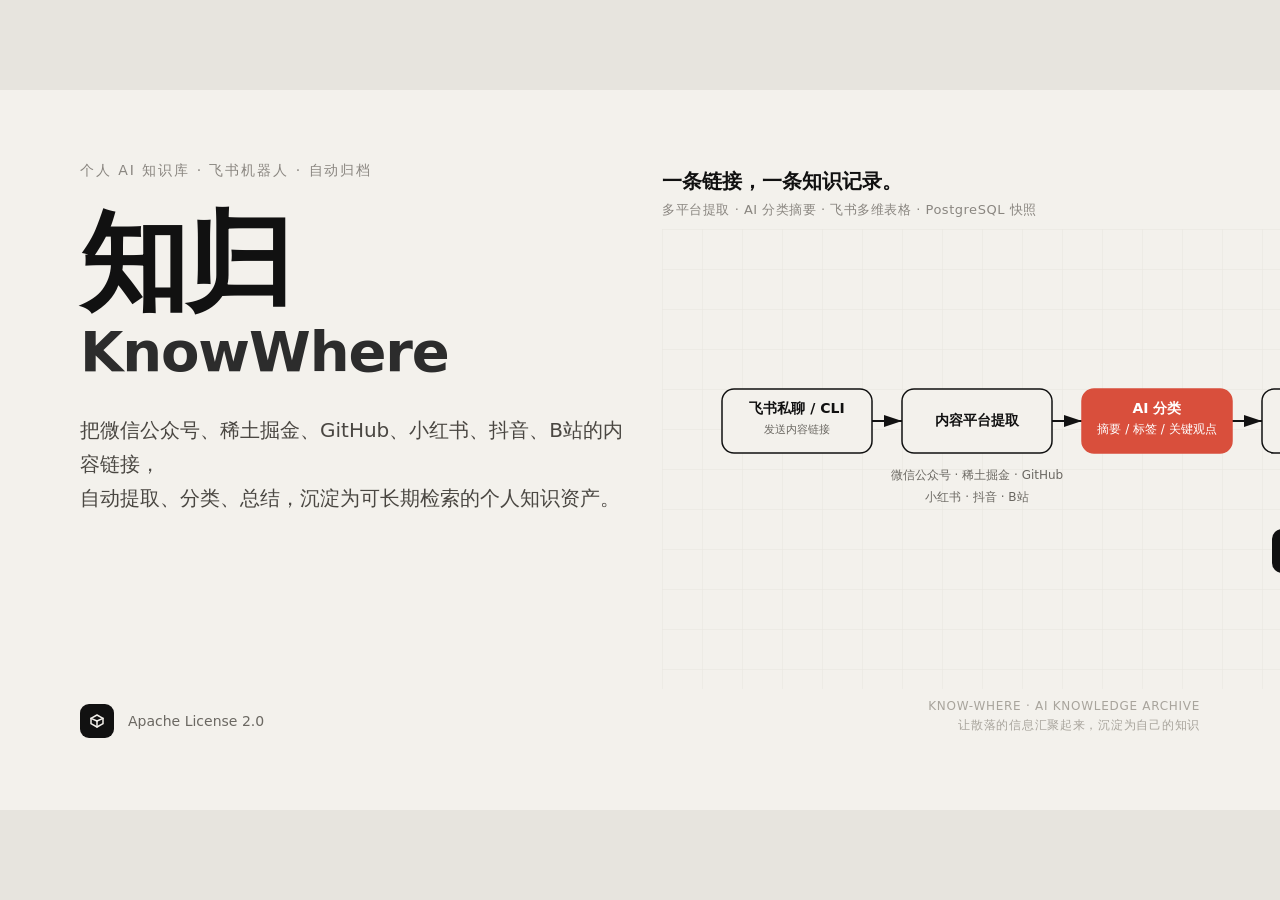
<file: docs/assets/banner.html>
<!DOCTYPE html>
<html lang="zh-CN">
<head>
  <meta charset="UTF-8">
  <meta name="viewport" content="width=device-width, initial-scale=1.0">
  <title>知归 KnowWhere · Banner</title>
  <style>
    * { box-sizing: border-box; margin: 0; padding: 0; }
    html, body { height: 100%; }
    body {
      display: flex;
      align-items: center;
      justify-content: center;
      background: #E7E4DE;
      font-family: Inter, "PingFang SC", "Microsoft YaHei", system-ui, -apple-system, sans-serif;
      color: #111111;
      -webkit-font-smoothing: antialiased;
    }
    .banner {
      width: 1600px;
      height: 720px;
      background: #F3F1EC;
      display: flex;
      padding: 72px 80px;
      position: relative;
      overflow: hidden;
    }
    .left {
      width: 52%;
      display: flex;
      flex-direction: column;
      justify-content: space-between;
      z-index: 2;
    }
    .eyebrow {
      font-size: 14px;
      font-weight: 500;
      letter-spacing: 0.14em;
      color: #8A8680;
      text-transform: uppercase;
      margin-bottom: 32px;
    }
    .title-block { margin-bottom: 32px; }
    .title-cn {
      font-size: 108px;
      line-height: 0.95;
      font-weight: 800;
      letter-spacing: -0.03em;
    }
    .title-en {
      font-size: 56px;
      line-height: 1.05;
      font-weight: 600;
      letter-spacing: -0.02em;
      color: #2C2C2C;
      margin-top: 8px;
    }
    .tagline {
      max-width: 560px;
      font-size: 20px;
      line-height: 1.7;
      color: #4A4742;
      font-weight: 400;
    }
    .footer {
      display: flex;
      align-items: center;
      gap: 14px;
      font-size: 14px;
      color: #6B6862;
    }
    .logo-mark {
      width: 34px;
      height: 34px;
      border-radius: 9px;
      background: #111111;
      display: flex;
      align-items: center;
      justify-content: center;
    }
    .logo-mark svg { width: 18px; height: 18px; }

    .right {
      width: 48%;
      display: flex;
      flex-direction: column;
      align-items: flex-start;
      justify-content: flex-start;
      padding-top: 6px;
      z-index: 2;
    }
    .chart-head {
      margin-bottom: 10px;
    }
    .chart-head h3 {
      font-size: 20px;
      font-weight: 600;
      color: #111111;
      margin-bottom: 6px;
    }
    .chart-head p {
      font-size: 13px;
      color: #8A8680;
      letter-spacing: 0.04em;
    }
    .chart-wrap {
      width: 760px;
      height: 460px;
      position: relative;
    }
    .chart-wrap svg {
      width: 100%;
      height: 100%;
    }
    .bottom-right {
      font-size: 12px;
      color: #A8A49C;
      letter-spacing: 0.06em;
      text-align: right;
      line-height: 1.6;
      margin-top: 8px;
      width: 100%;
    }
  </style>
</head>
<body>
  <div class="banner">
    <div class="left">
      <div>
        <div class="eyebrow">个人 AI 知识库 · 飞书机器人 · 自动归档</div>
        <div class="title-block">
          <div class="title-cn">知归</div>
          <div class="title-en">KnowWhere</div>
        </div>
        <p class="tagline">
          把微信公众号、稀土掘金、GitHub、小红书、抖音、B站的内容链接，<br>
          自动提取、分类、总结，沉淀为可长期检索的个人知识资产。
        </p>
      </div>
      <div class="footer">
        <div class="logo-mark">
          <svg viewBox="0 0 24 24" fill="none" xmlns="http://www.w3.org/2000/svg">
            <path d="M12 4L20 8.5V15.5L12 20L4 15.5V8.5L12 4Z" stroke="#F3F1EC" stroke-width="2" stroke-linejoin="round"/>
            <path d="M12 12V20" stroke="#F3F1EC" stroke-width="2" stroke-linecap="round"/>
            <path d="M12 12L20 8.5" stroke="#F3F1EC" stroke-width="2" stroke-linecap="round"/>
            <path d="M12 12L4 8.5" stroke="#F3F1EC" stroke-width="2" stroke-linecap="round"/>
          </svg>
        </div>
        <span>Apache License 2.0</span>
      </div>
    </div>

    <div class="right">
      <div class="chart-head">
        <h3>一条链接，一条知识记录。</h3>
        <p>多平台提取 · AI 分类摘要 · 飞书多维表格 · PostgreSQL 快照</p>
      </div>
      <div class="chart-wrap">
        <svg id="chart" viewBox="0 0 760 460" xmlns="http://www.w3.org/2000/svg">
          <defs>
            <pattern id="grid" width="40" height="40" patternUnits="userSpaceOnUse">
              <path d="M 40 0 L 0 0 0 40" fill="none" stroke="#E0DDD6" stroke-width="1"/>
            </pattern>
            <marker id="arrow" markerWidth="10" markerHeight="10" refX="9" refY="3" orient="auto" markerUnits="strokeWidth">
              <path d="M0,0 L0,6 L9,3 z" fill="#111111"/>
            </marker>
          </defs>
          <rect width="760" height="460" fill="url(#grid)" opacity="0.6"/>

          <!-- Pipeline arrows -->
          <g stroke="#111111" stroke-width="2" marker-end="url(#arrow)">
            <line x1="210" y1="192" x2="240" y2="192"/>
            <line x1="390" y1="192" x2="420" y2="192"/>
            <line x1="570" y1="192" x2="600" y2="192"/>
          </g>

          <!-- Nodes -->
          <g font-size="14" font-weight="600" font-family="Inter, PingFang SC, Microsoft YaHei, system-ui, sans-serif">
            <!-- Input -->
            <rect x="60" y="160" width="150" height="64" rx="12" fill="#F3F1EC" stroke="#111111" stroke-width="1.5"/>
            <text x="135" y="184" text-anchor="middle" fill="#111111">飞书私聊 / CLI</text>
            <text x="135" y="204" text-anchor="middle" fill="#6B6862" font-size="11" font-weight="500">发送内容链接</text>

            <!-- Extract -->
            <rect x="240" y="160" width="150" height="64" rx="12" fill="#F3F1EC" stroke="#111111" stroke-width="1.5"/>
            <text x="315" y="192" text-anchor="middle" fill="#111111" dominant-baseline="middle">内容平台提取</text>

            <!-- AI -->
            <rect x="420" y="160" width="150" height="64" rx="12" fill="#D94F3C" stroke="#D94F3C" stroke-width="1.5"/>
            <text x="495" y="184" text-anchor="middle" fill="#FFFFFF">AI 分类</text>
            <text x="495" y="204" text-anchor="middle" fill="#FFFFFF" font-size="12" font-weight="500">摘要 / 标签 / 关键观点</text>

            <!-- Archive -->
            <rect x="600" y="160" width="150" height="64" rx="12" fill="#F3F1EC" stroke="#111111" stroke-width="1.5"/>
            <text x="675" y="184" text-anchor="middle" fill="#111111">写入飞书</text>
            <text x="675" y="204" text-anchor="middle" fill="#111111">多维表格</text>
          </g>

          <!-- Supported platforms -->
          <g font-size="12" fill="#6B6862" text-anchor="middle" font-family="Inter, PingFang SC, Microsoft YaHei, system-ui, sans-serif">
            <text x="315" y="250">微信公众号 · 稀土掘金 · GitHub</text>
            <text x="315" y="272">小红书 · 抖音 · B站</text>
          </g>

          <!-- Snapshot branch -->
          <g>
            <line x1="675" y1="224" x2="675" y2="300" stroke="#111111" stroke-width="2" marker-end="url(#arrow)"/>
            <text x="685" y="266" font-size="12" fill="#6B6862" font-family="Inter, system-ui, sans-serif">任务快照</text>
            <rect x="610" y="300" width="130" height="44" rx="10" fill="#111111"/>
            <text x="675" y="327" text-anchor="middle" dominant-baseline="middle" fill="#F3F1EC" font-size="13" font-weight="600" font-family="Inter, PingFang SC, Microsoft YaHei, system-ui, sans-serif">PostgreSQL 快照</text>
          </g>
        </svg>
      </div>
      <div class="bottom-right">
        KNOW-WHERE · AI KNOWLEDGE ARCHIVE<br>
        让散落的信息汇聚起来，沉淀为自己的知识
      </div>
    </div>
  </div>

</body>
</html>
</file>
<file: docs/assets/getting-started.css>
/* 部署教程独立作用域，避免影响介绍区的卡片与导航。 */
.guide { scroll-margin-top: 90px; }
.guide .section-title { text-wrap: balance; }
.guide a { text-decoration: underline; text-underline-offset: 3px; }
.guide-layout { display: grid; grid-template-columns: 190px minmax(0, 1fr); gap: 40px; margin-top: 36px; align-items: start; }
.guide-content { min-width: 0; }
.guide-toc { position: sticky; top: 90px; font-size: 13px; color: var(--muted); }
.guide-toc summary { cursor: pointer; font-weight: 700; color: var(--ink); padding: 8px 0; }
.guide-toc nav { display: flex; flex-direction: column; gap: 4px; margin-top: 10px; }
.guide-toc a { text-decoration: none; padding: 6px 0; }
.guide-toc a:hover { color: var(--accent); }
.guide-controls { display: none; gap: 24px; flex-wrap: wrap; margin-top: 28px; }
.guide-enhanced .guide-controls { display: flex; }
.guide-field { position: relative; display: grid; gap: 8px; width: 230px; max-width: 100%; font-size: 13px; color: var(--muted); min-width: 0; }
.guide-field-db { width: 300px; }
.guide-select-trigger { display: flex; align-items: center; justify-content: space-between; gap: 16px; width: 100%; min-height: 44px; padding: 11px 14px; border: 1px solid var(--line); border-radius: 9px; background: #FFFDF8; color: var(--ink); font: inherit; text-align: left; cursor: pointer; }
.guide-select-trigger::after { content: ""; width: 7px; height: 7px; border-right: 1.5px solid var(--muted); border-bottom: 1.5px solid var(--muted); transform: translateY(-2px) rotate(45deg); flex-shrink: 0; }
.guide-select-trigger:hover { border-color: var(--faint); }
.guide-select-trigger[aria-expanded="true"] { border-color: var(--accent); }
.guide-select-trigger[aria-expanded="true"]::after { transform: translateY(2px) rotate(225deg); }
.guide-select-menu { position: absolute; top: calc(100% + 8px); left: 0; z-index: 20; width: 100%; max-height: 240px; overflow-y: auto; padding: 6px; background: #FFFDF8; border: 1px solid var(--line); border-radius: 11px; box-shadow: 0 8px 24px rgb(17 17 17 / 9%); }
.guide-select-option { display: flex; align-items: center; justify-content: space-between; gap: 10px; padding: 11px 10px; min-height: 42px; border-radius: 6px; color: var(--ink); line-height: 1.5; cursor: pointer; }
.guide-select-option[aria-selected="true"] { color: var(--accent); font-weight: 600; }
.guide-select-option[aria-selected="true"]::after { content: "✓"; flex-shrink: 0; }
.guide-select-option.is-active { background: var(--bg); }
.guide-selection { margin-top: 16px; font-size: 13px; color: var(--muted); }
.guide-step { scroll-margin-top: 94px; padding: 0 0 40px; margin-bottom: 40px; border-bottom: 1px solid var(--line); overflow-wrap: anywhere; }
.guide-step-number { font-size: 12px; letter-spacing: .08em; color: var(--accent); margin-bottom: 8px; }
.guide-step h3 { font-size: 24px; line-height: 1.4; text-wrap: balance; }
.guide-step h4 { font-size: 17px; margin-top: 24px; }
.guide-step p, .guide-step ol { font-size: 15px; line-height: 1.85; margin-top: 16px; color: var(--muted); }
.guide-step ol { padding-left: 22px; }
.guide-step li + li { margin-top: 10px; }
.guide code { font-family: Consolas, "SF Mono", monospace; font-size: .88em; }
.guide p code, .guide li code, .guide td code { background: var(--bg-deep); padding: 2px 5px; border-radius: 4px; }
.guide-code { min-width: 0; margin-top: 18px; border-radius: 10px; overflow: hidden; background: #20201F; color: #F3F1EC; }
.guide-code-head { display: flex; align-items: center; justify-content: space-between; gap: 12px; padding: 10px 16px; border-bottom: 1px solid #41413D; font-size: 12px; color: #CFCBC2; }
.guide-code pre { max-width: 100%; overflow-x: auto; padding: 18px 16px; line-height: 1.8; font-size: 13px; white-space: pre; }
.guide-code code { font-size: inherit; }
.guide-copy { display: none; flex-shrink: 0; padding: 4px 10px; background: transparent; border: 1px solid #686860; border-radius: 5px; color: #F3F1EC; font: inherit; cursor: pointer; }
.guide-enhanced .guide-copy { display: block; }
.guide-copy:hover { background: #41413D; }
.guide :focus-visible { outline: 2px solid var(--accent); outline-offset: 3px; }
.guide-note, .guide-step .guide-success { padding: 16px 18px; border-left: 3px solid var(--line); background: #FFFDF8; }
.guide-step .guide-success strong { display: block; color: var(--ink); margin-bottom: 4px; font-size: 13px; }
.guide .guide-note { margin-top: 20px; font-size: 14px; color: var(--muted); line-height: 1.8; }
.guide-table { overflow-x: auto; margin-top: 20px; }
.guide-table table { width: 100%; border-collapse: collapse; text-align: left; font-size: 13px; }
.guide-table td, .guide-table th { padding: 12px; border-bottom: 1px solid var(--line); vertical-align: top; }
.guide-table th { color: var(--ink); }
.guide-detail { margin-top: 16px; border: 1px solid var(--line); border-radius: 8px; }
.guide-detail summary { cursor: pointer; padding: 16px; font-size: 15px; font-weight: 600; }
.guide-detail > div { padding: 0 16px 20px; min-width: 0; }
.guide-status { min-height: 24px; font-size: 13px; color: var(--muted); }
.guide [hidden] { display: none !important; }
@media (max-width: 860px) {
  .guide-layout { grid-template-columns: minmax(0, 1fr); gap: 28px; }
  .guide-toc { position: static; border-block: 1px solid var(--line); padding: 10px 0; }
  .guide-toc nav { padding-bottom: 10px; }
}
@media (max-width: 560px) {
  .guide .section-title { font-size: 28px; }
  .guide-step h3 { font-size: 22px; }
  .guide-controls { gap: 16px; }
  .guide-field { width: 100%; }
  .guide-code-head { padding-inline: 12px; }
  .guide-code pre { padding-inline: 12px; }
}
@media (prefers-reduced-motion: reduce) { html { scroll-behavior: auto; } }
</file>
